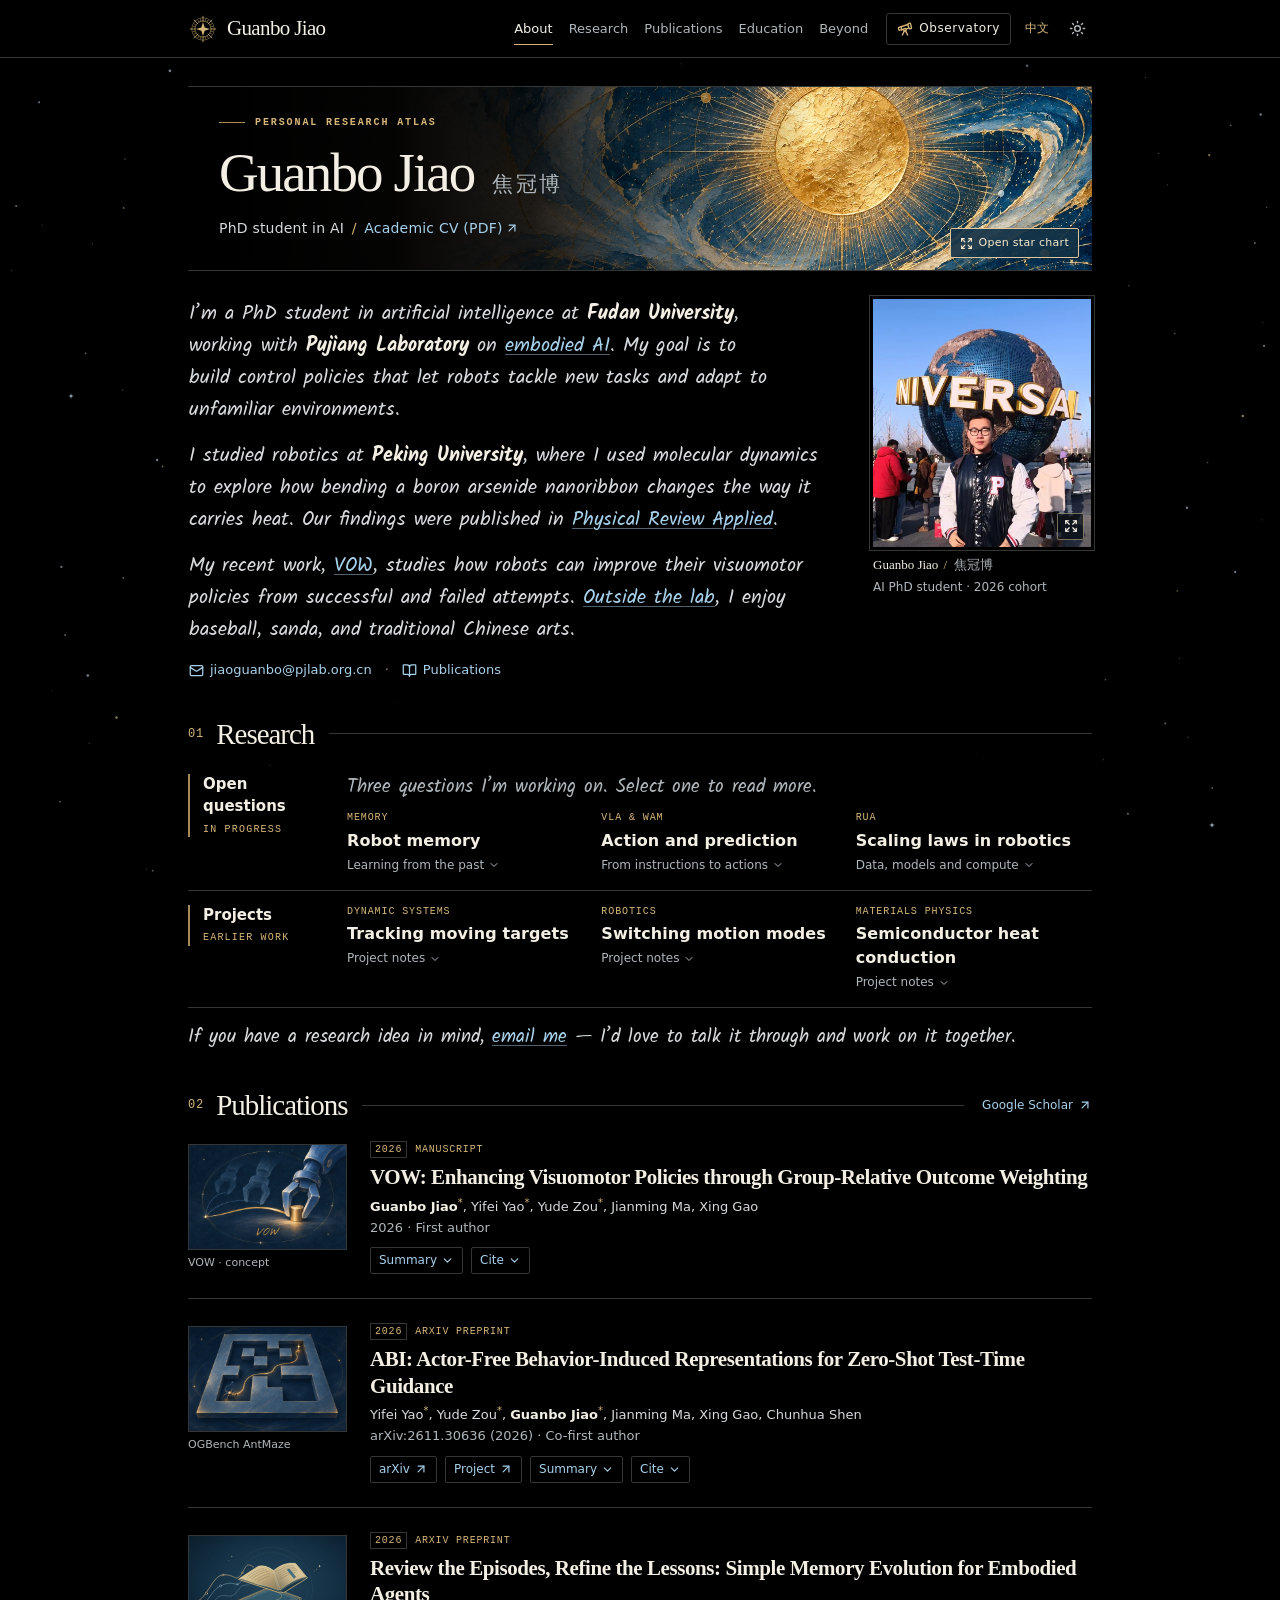
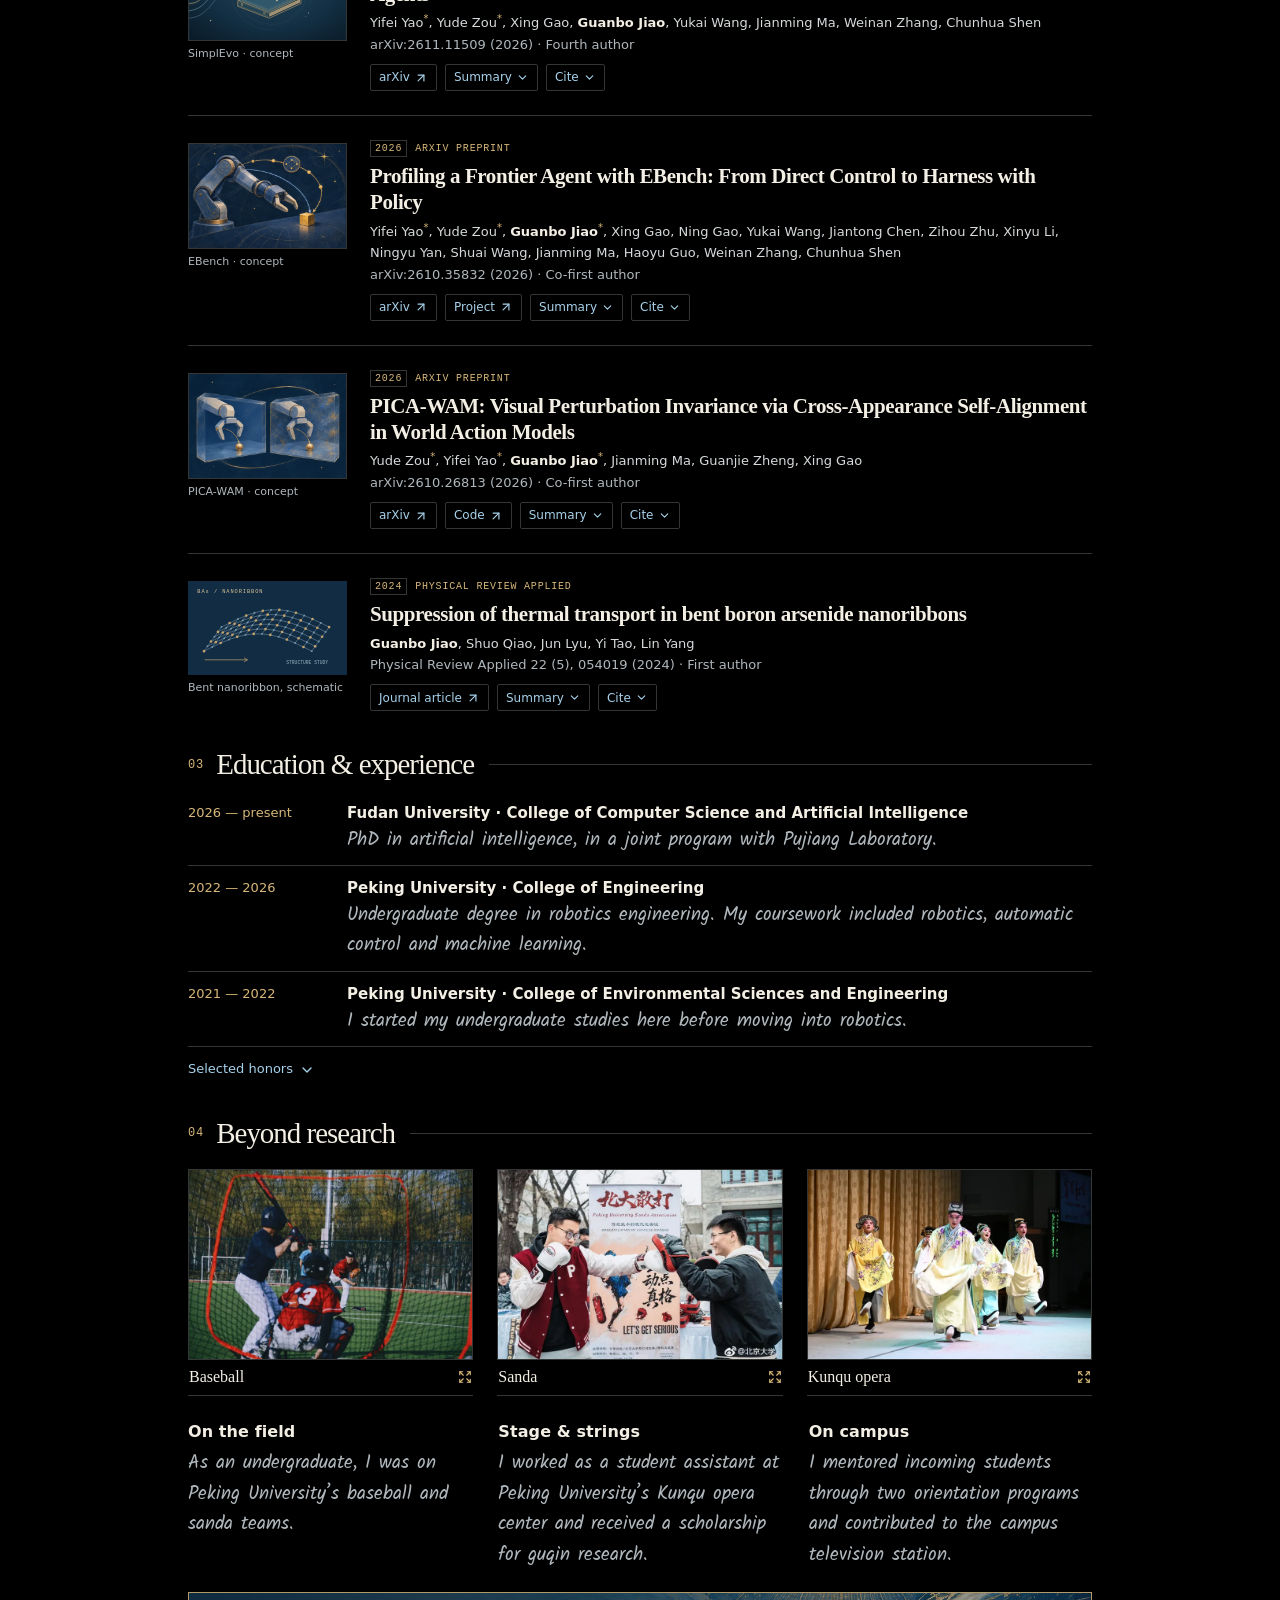
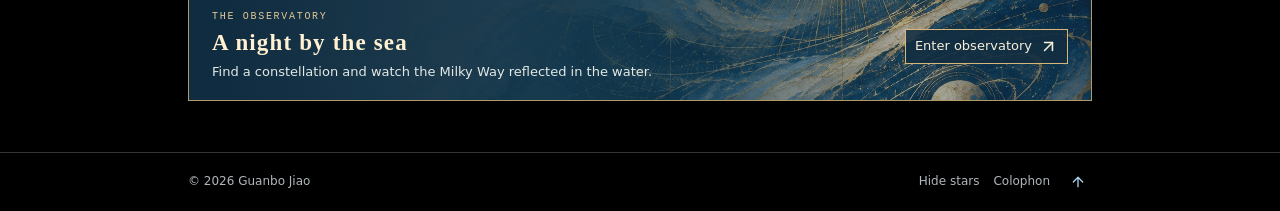
<file: index.html>
<!DOCTYPE html><!--9CIHQRx3DtsdkrMn_hA7p--><html lang="en" data-ink="night"><head><meta charSet="utf-8"/><meta name="viewport" content="width=device-width, initial-scale=1"/><link rel="preload" as="image" href="/art/guanbo-universal.webp" fetchPriority="high"/><link rel="stylesheet" href="/_next/static/css/8b42e8d637d99156.css" data-precedence="next"/><link rel="preload" as="script" fetchPriority="low" href="/_next/static/chunks/webpack-86388abb545c7db6.js"/><script src="/_next/static/chunks/4bd1b696-c023c6e3521b1417.js" async=""></script><script src="/_next/static/chunks/255-f7c4c205ddd80098.js" async=""></script><script src="/_next/static/chunks/main-app-b67554f29a6a5acc.js" async=""></script><script src="/_next/static/chunks/app/page-6ed371a7ed477837.js" async=""></script><meta name="theme-color" content="#000000"/><meta name="color-scheme" content="dark light"/><title>Guanbo Jiao 焦冠博</title><meta name="description" content="Academic homepage of Guanbo Jiao (焦冠博), a PhD student at Fudan University working with Pujiang Laboratory on embodied AI and general-purpose robot control. 焦冠博的个人学术主页。"/><link rel="canonical" href="https://bob-jiao.github.io/"/><meta property="og:title" content="Guanbo Jiao 焦冠博"/><meta property="og:description" content="Academic homepage of Guanbo Jiao (焦冠博), a PhD student at Fudan University working with Pujiang Laboratory on embodied AI and general-purpose robot control. 焦冠博的个人学术主页。"/><meta property="og:url" content="https://bob-jiao.github.io/"/><meta property="og:site_name" content="Guanbo Jiao 焦冠博"/><meta property="og:type" content="website"/><meta name="twitter:card" content="summary"/><meta name="twitter:title" content="Guanbo Jiao 焦冠博"/><meta name="twitter:description" content="Academic homepage of Guanbo Jiao (焦冠博), a PhD student at Fudan University working with Pujiang Laboratory on embodied AI and general-purpose robot control. 焦冠博的个人学术主页。"/><link rel="icon" href="/icon.svg?b6e4f2766a1cac37" type="image/svg+xml" sizes="any"/><script src="/_next/static/chunks/polyfills-42372ed130431b0a.js" noModule=""></script></head><body><div hidden=""><!--$--><!--/$--></div><script type="application/ld+json">{"@context":"https://schema.org","@graph":[{"@type":"WebSite","@id":"https://bob-jiao.github.io/#website","url":"https://bob-jiao.github.io/","name":"Guanbo Jiao 焦冠博","alternateName":["焦冠博","Guanbo Jiao"],"author":{"@id":"https://bob-jiao.github.io/#person"}},{"@type":"Person","@id":"https://bob-jiao.github.io/#person","url":"https://bob-jiao.github.io/","name":"Guanbo Jiao","alternateName":"焦冠博","sameAs":["https://github.com/Bob-Jiao","https://scholar.google.com/citations?user=o9DMpawAAAAJ"]}]}</script><div class="academic-site" lang="en"><canvas class="quiet-starfield" aria-hidden="true"></canvas><a href="#about" class="skip-main">Skip to biography</a><header class="academic-nav"><div class="nav-in"><a href="#about" class="wordmark" aria-label="Guanbo Jiao home"><svg width="30" height="30" viewBox="0 0 48 48" aria-hidden="true" class="sun-seal"><g fill="none" stroke="currentColor"><circle cx="24" cy="24" r="18" stroke-width=".65"></circle><circle cx="24" cy="24" r="13" stroke-width=".7"></circle><path d="M24 3v10" stroke-width="1.15" transform="rotate(0 24 24)"></path><path d="M24 7v5" stroke-width="0.65" transform="rotate(15 24 24)"></path><path d="M24 7v5" stroke-width="0.65" transform="rotate(30 24 24)"></path><path d="M24 3v10" stroke-width="1.15" transform="rotate(45 24 24)"></path><path d="M24 7v5" stroke-width="0.65" transform="rotate(60 24 24)"></path><path d="M24 7v5" stroke-width="0.65" transform="rotate(75 24 24)"></path><path d="M24 3v10" stroke-width="1.15" transform="rotate(90 24 24)"></path><path d="M24 7v5" stroke-width="0.65" transform="rotate(105 24 24)"></path><path d="M24 7v5" stroke-width="0.65" transform="rotate(120 24 24)"></path><path d="M24 3v10" stroke-width="1.15" transform="rotate(135 24 24)"></path><path d="M24 7v5" stroke-width="0.65" transform="rotate(150 24 24)"></path><path d="M24 7v5" stroke-width="0.65" transform="rotate(165 24 24)"></path><path d="M24 3v10" stroke-width="1.15" transform="rotate(180 24 24)"></path><path d="M24 7v5" stroke-width="0.65" transform="rotate(195 24 24)"></path><path d="M24 7v5" stroke-width="0.65" transform="rotate(210 24 24)"></path><path d="M24 3v10" stroke-width="1.15" transform="rotate(225 24 24)"></path><path d="M24 7v5" stroke-width="0.65" transform="rotate(240 24 24)"></path><path d="M24 7v5" stroke-width="0.65" transform="rotate(255 24 24)"></path><path d="M24 3v10" stroke-width="1.15" transform="rotate(270 24 24)"></path><path d="M24 7v5" stroke-width="0.65" transform="rotate(285 24 24)"></path><path d="M24 7v5" stroke-width="0.65" transform="rotate(300 24 24)"></path><path d="M24 3v10" stroke-width="1.15" transform="rotate(315 24 24)"></path><path d="M24 7v5" stroke-width="0.65" transform="rotate(330 24 24)"></path><path d="M24 7v5" stroke-width="0.65" transform="rotate(345 24 24)"></path><path d="m24 13 2.6 8.4L35 24l-8.4 2.6L24 35l-2.6-8.4L13 24l8.4-2.6Z" fill="currentColor" stroke="none"></path></g></svg><span>Guanbo Jiao</span></a><nav aria-label="Main navigation" class="desktop-links"><a href="#about" aria-current="location">About</a><a href="#research">Research</a><a href="#publications">Publications</a><a href="#experience">Education</a><a href="#beyond">Beyond</a></nav><div class="nav-tools"><button type="button" class="nav-observe"><svg xmlns="http://www.w3.org/2000/svg" width="16" height="16" viewBox="0 0 24 24" fill="none" stroke="currentColor" stroke-width="2" stroke-linecap="round" stroke-linejoin="round" class="lucide lucide-telescope" aria-hidden="true"><path d="m10.065 12.493-6.18 1.318a.934.934 0 0 1-1.108-.702l-.537-2.15a1.07 1.07 0 0 1 .691-1.265l13.504-4.44"></path><path d="m13.56 11.747 4.332-.924"></path><path d="m16 21-3.105-6.21"></path><path d="M16.485 5.94a2 2 0 0 1 1.455-2.425l1.09-.272a1 1 0 0 1 1.212.727l1.515 6.06a1 1 0 0 1-.727 1.213l-1.09.272a2 2 0 0 1-2.425-1.455z"></path><path d="m6.158 8.633 1.114 4.456"></path><path d="m8 21 3.105-6.21"></path><circle cx="12" cy="13" r="2"></circle></svg>Observatory</button><button type="button" class="language-toggle" lang="zh-CN" aria-label="切换到中文">中文</button><button type="button" class="theme-toggle" aria-label="Switch to day mode" title="Day mode"><svg xmlns="http://www.w3.org/2000/svg" width="17" height="17" viewBox="0 0 24 24" fill="none" stroke="currentColor" stroke-width="2" stroke-linecap="round" stroke-linejoin="round" class="lucide lucide-sun" aria-hidden="true"><circle cx="12" cy="12" r="4"></circle><path d="M12 2v2"></path><path d="M12 20v2"></path><path d="m4.93 4.93 1.41 1.41"></path><path d="m17.66 17.66 1.41 1.41"></path><path d="M2 12h2"></path><path d="M20 12h2"></path><path d="m6.34 17.66-1.41 1.41"></path><path d="m19.07 4.93-1.41 1.41"></path></svg></button><button type="button" class="mobile-menu" aria-controls="nav-small" aria-expanded="false" aria-label="Open menu"><svg xmlns="http://www.w3.org/2000/svg" width="19" height="19" viewBox="0 0 24 24" fill="none" stroke="currentColor" stroke-width="2" stroke-linecap="round" stroke-linejoin="round" class="lucide lucide-menu" aria-hidden="true"><path d="M4 5h16"></path><path d="M4 12h16"></path><path d="M4 19h16"></path></svg></button></div></div><div class="read-progress"></div></header><main class="academic-main"><section id="about" tabindex="-1" aria-labelledby="person-name"><div class="profile-mast"><div class="mast-art" aria-hidden="true" style="background-image:url(/art/celestial-atlas.webp)"></div><div class="mast-copy"><p class="plate-label"><span></span> PERSONAL RESEARCH ATLAS</p><h1 id="person-name"><span>Guanbo Jiao</span> <i lang="zh-CN">焦冠博</i></h1><p class="mast-role">PhD student in AI<span> / </span><a href="/cv/guanbo-jiao-cv.pdf" type="application/pdf" target="_blank" rel="noopener noreferrer">Academic CV (PDF)<svg xmlns="http://www.w3.org/2000/svg" width="14" height="14" viewBox="0 0 24 24" fill="none" stroke="currentColor" stroke-width="2" stroke-linecap="round" stroke-linejoin="round" class="lucide lucide-arrow-up-right" aria-hidden="true"><path d="M7 7h10v10"></path><path d="M7 17 17 7"></path></svg></a></p></div><button type="button" class="plate-expand"><svg xmlns="http://www.w3.org/2000/svg" width="13" height="13" viewBox="0 0 24 24" fill="none" stroke="currentColor" stroke-width="2" stroke-linecap="round" stroke-linejoin="round" class="lucide lucide-expand" aria-hidden="true"><path d="m15 15 6 6"></path><path d="m15 9 6-6"></path><path d="M21 16v5h-5"></path><path d="M21 8V3h-5"></path><path d="M3 16v5h5"></path><path d="m3 21 6-6"></path><path d="M3 8V3h5"></path><path d="M9 9 3 3"></path></svg> <!-- -->Open star chart</button></div><div class="bio-grid"><aside class="profile-aside"><figure class="portrait"><button type="button" class="portrait-open" aria-haspopup="dialog" aria-label="View the full photograph"><img src="/art/guanbo-universal.webp" width="1800" height="1015" fetchPriority="high" alt="Guanbo standing in front of the Universal globe on a sunny day"/><span class="portrait-zoom" aria-hidden="true"><svg xmlns="http://www.w3.org/2000/svg" width="14" height="14" viewBox="0 0 24 24" fill="none" stroke="currentColor" stroke-width="2" stroke-linecap="round" stroke-linejoin="round" class="lucide lucide-expand" aria-hidden="true"><path d="m15 15 6 6"></path><path d="m15 9 6-6"></path><path d="M21 16v5h-5"></path><path d="M21 8V3h-5"></path><path d="M3 16v5h5"></path><path d="m3 21 6-6"></path><path d="M3 8V3h5"></path><path d="M9 9 3 3"></path></svg></span></button></figure><p>Guanbo Jiao<!-- --> <span>/</span> <span lang="zh-CN" class="photo-signature">焦冠博</span></p><small>AI PhD student · 2026 cohort</small><dialog class="photo-dialog" aria-label="Full photograph of Guanbo"><figure><img src="/art/guanbo-universal.webp" width="1800" height="1015" loading="lazy" alt="Guanbo standing in front of the Universal globe on a sunny day"/><figcaption><span>At the Universal globe</span><button type="button" aria-label="Close photograph"><svg xmlns="http://www.w3.org/2000/svg" width="17" height="17" viewBox="0 0 24 24" fill="none" stroke="currentColor" stroke-width="2" stroke-linecap="round" stroke-linejoin="round" class="lucide lucide-x" aria-hidden="true"><path d="M18 6 6 18"></path><path d="m6 6 12 12"></path></svg>Close</button></figcaption></figure></dialog></aside><div class="bio-prose"><p>I’m a PhD student in artificial intelligence at<!-- --> <strong>Fudan University</strong>, working with<!-- --> <strong>Pujiang Laboratory</strong> on<!-- --> <a href="#research">embodied AI</a>. My goal is to build control policies that let robots tackle new tasks and adapt to unfamiliar environments.</p><p>I studied robotics at <strong>Peking University</strong>, where I used molecular dynamics to explore how bending a boron arsenide nanoribbon changes the way it carries heat. Our findings were published in<!-- --> <a href="#boron-arsenide-title"><i>Physical Review Applied</i></a>.</p><p>My recent work, <a href="#publications">VOW</a>, studies how robots can improve their visuomotor policies from successful and failed attempts. <a href="#beyond">Outside the lab</a>, I enjoy baseball, sanda, and traditional Chinese arts.</p><div class="bio-links"><a href="mailto:jiaoguanbo@pjlab.org.cn"><svg xmlns="http://www.w3.org/2000/svg" width="15" height="15" viewBox="0 0 24 24" fill="none" stroke="currentColor" stroke-width="2" stroke-linecap="round" stroke-linejoin="round" class="lucide lucide-mail" aria-hidden="true"><path d="m22 7-8.991 5.727a2 2 0 0 1-2.009 0L2 7"></path><rect x="2" y="4" width="20" height="16" rx="2"></rect></svg>jiaoguanbo@pjlab.org.cn</a><span>·</span><a href="#publications"><svg xmlns="http://www.w3.org/2000/svg" width="15" height="15" viewBox="0 0 24 24" fill="none" stroke="currentColor" stroke-width="2" stroke-linecap="round" stroke-linejoin="round" class="lucide lucide-book-open" aria-hidden="true"><path d="M12 7v14"></path><path d="M3 18a1 1 0 0 1-1-1V4a1 1 0 0 1 1-1h5a4 4 0 0 1 4 4 4 4 0 0 1 4-4h5a1 1 0 0 1 1 1v13a1 1 0 0 1-1 1h-6a3 3 0 0 0-3 3 3 3 0 0 0-3-3z"></path></svg>Publications</a></div></div></div></section><section id="research" class="academic-section" tabindex="-1" aria-label="Research"><div class="chapter-title"><span class="chapter-no">01</span><h2>Research</h2><span class="chapter-rule"></span></div><div class="ledger-row"><div class="ledger-label">Open questions<small>IN PROGRESS</small></div><div class="ledger-body"><p>Three questions I’m working on. Select one to read more.</p><div class="research-columns"><button type="button" class="text-choice " aria-expanded="false" aria-controls="research-detail"><span class="micro">MEMORY</span><strong>Robot memory</strong><span class="choice-desc">Learning from the past<!-- --> <svg xmlns="http://www.w3.org/2000/svg" width="12" height="12" viewBox="0 0 24 24" fill="none" stroke="currentColor" stroke-width="2" stroke-linecap="round" stroke-linejoin="round" class="lucide lucide-chevron-down" aria-hidden="true"><path d="m6 9 6 6 6-6"></path></svg></span></button><button type="button" class="text-choice " aria-expanded="false" aria-controls="research-detail"><span class="micro">VLA &amp; WAM</span><strong>Action and prediction</strong><span class="choice-desc">From instructions to actions<!-- --> <svg xmlns="http://www.w3.org/2000/svg" width="12" height="12" viewBox="0 0 24 24" fill="none" stroke="currentColor" stroke-width="2" stroke-linecap="round" stroke-linejoin="round" class="lucide lucide-chevron-down" aria-hidden="true"><path d="m6 9 6 6 6-6"></path></svg></span></button><button type="button" class="text-choice " aria-expanded="false" aria-controls="research-detail"><span class="micro">RUA</span><strong>Scaling laws in robotics</strong><span class="choice-desc">Data, models and compute<!-- --> <svg xmlns="http://www.w3.org/2000/svg" width="12" height="12" viewBox="0 0 24 24" fill="none" stroke="currentColor" stroke-width="2" stroke-linecap="round" stroke-linejoin="round" class="lucide lucide-chevron-down" aria-hidden="true"><path d="m6 9 6 6 6-6"></path></svg></span></button></div></div></div><div class="ledger-row" id="projects"><div class="ledger-label">Projects<small>EARLIER WORK</small></div><div class="ledger-body"><div class="research-columns"><button type="button" class="text-choice " aria-expanded="false" aria-controls="method-detail"><span class="micro">DYNAMIC SYSTEMS</span><strong>Tracking moving targets</strong><span class="choice-desc">Project notes<!-- --> <svg xmlns="http://www.w3.org/2000/svg" width="12" height="12" viewBox="0 0 24 24" fill="none" stroke="currentColor" stroke-width="2" stroke-linecap="round" stroke-linejoin="round" class="lucide lucide-chevron-down" aria-hidden="true"><path d="m6 9 6 6 6-6"></path></svg></span></button><button type="button" class="text-choice " aria-expanded="false" aria-controls="method-detail"><span class="micro">ROBOTICS</span><strong>Switching motion modes</strong><span class="choice-desc">Project notes<!-- --> <svg xmlns="http://www.w3.org/2000/svg" width="12" height="12" viewBox="0 0 24 24" fill="none" stroke="currentColor" stroke-width="2" stroke-linecap="round" stroke-linejoin="round" class="lucide lucide-chevron-down" aria-hidden="true"><path d="m6 9 6 6 6-6"></path></svg></span></button><button type="button" class="text-choice " aria-expanded="false" aria-controls="method-detail"><span class="micro">MATERIALS PHYSICS</span><strong>Semiconductor heat conduction</strong><span class="choice-desc">Project notes<!-- --> <svg xmlns="http://www.w3.org/2000/svg" width="12" height="12" viewBox="0 0 24 24" fill="none" stroke="currentColor" stroke-width="2" stroke-linecap="round" stroke-linejoin="round" class="lucide lucide-chevron-down" aria-hidden="true"><path d="m6 9 6 6 6-6"></path></svg></span></button></div></div></div><p class="research-invitation">If you have a research idea in mind, <a href="mailto:jiaoguanbo@pjlab.org.cn">email me</a> — I’d love to talk it through and work on it together.</p></section><section id="publications" class="academic-section" tabindex="-1" aria-label="Publications"><div class="publications-intro"><div class="publications-heading"><div class="chapter-title"><span class="chapter-no">02</span><h2>Publications</h2><span class="chapter-rule"></span></div><a class="scholar-link" href="https://scholar.google.com/citations?user=o9DMpawAAAAJ&amp;hl=en" target="_blank" rel="noopener noreferrer">Google Scholar <svg xmlns="http://www.w3.org/2000/svg" width="14" height="14" viewBox="0 0 24 24" fill="none" stroke="currentColor" stroke-width="2" stroke-linecap="round" stroke-linejoin="round" class="lucide lucide-arrow-up-right" aria-hidden="true"><path d="M7 7h10v10"></path><path d="M7 17 17 7"></path></svg></a></div></div><article class="publication" aria-labelledby="vow-title"><figure class="pub-figure pub-illustration"><img src="/art/vow-concept.webp" alt="Blue and gold concept illustration of several nearby robot grasping attempts, with a successful action highlighted in gold." width="960" height="640" loading="lazy" decoding="async"/><figcaption>VOW · concept</figcaption></figure><div class="pub-body"><div class="pub-meta"><span>2026</span><b>MANUSCRIPT</b></div><h3 id="vow-title">VOW: Enhancing Visuomotor Policies through Group-Relative Outcome Weighting</h3><p class="authors"><strong>Guanbo Jiao</strong><sup>*</sup>, <!-- -->Yifei Yao<sup>*</sup>, <!-- -->Yude Zou<sup>*</sup>, <!-- -->Jianming Ma<!-- -->, <!-- -->Xing Gao</p><p class="journal">2026<!-- --> <span>·<!-- --> <!-- -->First author</span></p><div class="publication-actions"><button type="button" class="paper-action" aria-expanded="false" aria-controls="vow-summary">Summary<!-- --> <svg xmlns="http://www.w3.org/2000/svg" width="13" height="13" viewBox="0 0 24 24" fill="none" stroke="currentColor" stroke-width="2" stroke-linecap="round" stroke-linejoin="round" class="lucide lucide-chevron-down" aria-hidden="true"><path d="m6 9 6 6 6-6"></path></svg></button><button type="button" class="paper-action" aria-expanded="false" aria-controls="vow-citation">Cite<!-- --> <svg xmlns="http://www.w3.org/2000/svg" width="13" height="13" viewBox="0 0 24 24" fill="none" stroke="currentColor" stroke-width="2" stroke-linecap="round" stroke-linejoin="round" class="lucide lucide-chevron-down" aria-hidden="true"><path d="m6 9 6 6 6-6"></path></svg></button></div></div></article><article class="publication" aria-labelledby="abi-title"><figure class="pub-figure pub-illustration"><img src="/art/abi-antmaze.webp" alt="A gold path winds from an ant robot through a blue maze to a star marking the goal." width="960" height="640" loading="lazy" decoding="async"/><figcaption>OGBench AntMaze</figcaption></figure><div class="pub-body"><div class="pub-meta"><span>2026</span><b>ARXIV PREPRINT</b></div><h3 id="abi-title"><a href="https://arxiv.org/abs/2611.30636" target="_blank" rel="noopener noreferrer">ABI: Actor-Free Behavior-Induced Representations for Zero-Shot Test-Time Guidance</a></h3><p class="authors">Yifei Yao<sup>*</sup>, <!-- -->Yude Zou<sup>*</sup>, <strong>Guanbo Jiao</strong><sup>*</sup>, <!-- -->Jianming Ma<!-- -->, <!-- -->Xing Gao<!-- -->, <!-- -->Chunhua Shen</p><p class="journal">arXiv:2611.30636 (2026)<!-- --> <span>·<!-- --> <!-- -->Co-first author</span></p><div class="publication-actions"><a class="paper-action" href="https://arxiv.org/abs/2611.30636" target="_blank" rel="noopener noreferrer">arXiv<!-- --> <svg xmlns="http://www.w3.org/2000/svg" width="14" height="14" viewBox="0 0 24 24" fill="none" stroke="currentColor" stroke-width="2" stroke-linecap="round" stroke-linejoin="round" class="lucide lucide-arrow-up-right" aria-hidden="true"><path d="M7 7h10v10"></path><path d="M7 17 17 7"></path></svg></a><a class="paper-action" href="https://securitycfs.github.io/ABI-demo/" target="_blank" rel="noopener noreferrer">Project<!-- --> <svg xmlns="http://www.w3.org/2000/svg" width="14" height="14" viewBox="0 0 24 24" fill="none" stroke="currentColor" stroke-width="2" stroke-linecap="round" stroke-linejoin="round" class="lucide lucide-arrow-up-right" aria-hidden="true"><path d="M7 7h10v10"></path><path d="M7 17 17 7"></path></svg></a><button type="button" class="paper-action" aria-expanded="false" aria-controls="abi-summary">Summary<!-- --> <svg xmlns="http://www.w3.org/2000/svg" width="13" height="13" viewBox="0 0 24 24" fill="none" stroke="currentColor" stroke-width="2" stroke-linecap="round" stroke-linejoin="round" class="lucide lucide-chevron-down" aria-hidden="true"><path d="m6 9 6 6 6-6"></path></svg></button><button type="button" class="paper-action" aria-expanded="false" aria-controls="abi-citation">Cite<!-- --> <svg xmlns="http://www.w3.org/2000/svg" width="13" height="13" viewBox="0 0 24 24" fill="none" stroke="currentColor" stroke-width="2" stroke-linecap="round" stroke-linejoin="round" class="lucide lucide-chevron-down" aria-hidden="true"><path d="m6 9 6 6 6-6"></path></svg></button></div></div></article><article class="publication" aria-labelledby="simplevo-title"><figure class="pub-figure pub-illustration"><img src="/art/simplevo-concept.svg" alt="Episode traces converge on two books representing task and working memory." width="960" height="640" loading="lazy" decoding="async"/><figcaption>SimplEvo · concept</figcaption></figure><div class="pub-body"><div class="pub-meta"><span>2026</span><b>ARXIV PREPRINT</b></div><h3 id="simplevo-title"><a href="https://arxiv.org/abs/2611.11509" target="_blank" rel="noopener noreferrer">Review the Episodes, Refine the Lessons: Simple Memory Evolution for Embodied Agents</a></h3><p class="authors">Yifei Yao<sup>*</sup>, <!-- -->Yude Zou<sup>*</sup>, <!-- -->Xing Gao<!-- -->, <strong>Guanbo Jiao</strong>, <!-- -->Yukai Wang<!-- -->, <!-- -->Jianming Ma<!-- -->, <!-- -->Weinan Zhang<!-- -->, <!-- -->Chunhua Shen</p><p class="journal">arXiv:2611.11509 (2026)<!-- --> <span>·<!-- --> <!-- -->Fourth author</span></p><div class="publication-actions"><a class="paper-action" href="https://arxiv.org/abs/2611.11509" target="_blank" rel="noopener noreferrer">arXiv<!-- --> <svg xmlns="http://www.w3.org/2000/svg" width="14" height="14" viewBox="0 0 24 24" fill="none" stroke="currentColor" stroke-width="2" stroke-linecap="round" stroke-linejoin="round" class="lucide lucide-arrow-up-right" aria-hidden="true"><path d="M7 7h10v10"></path><path d="M7 17 17 7"></path></svg></a><button type="button" class="paper-action" aria-expanded="false" aria-controls="simplevo-summary">Summary<!-- --> <svg xmlns="http://www.w3.org/2000/svg" width="13" height="13" viewBox="0 0 24 24" fill="none" stroke="currentColor" stroke-width="2" stroke-linecap="round" stroke-linejoin="round" class="lucide lucide-chevron-down" aria-hidden="true"><path d="m6 9 6 6 6-6"></path></svg></button><button type="button" class="paper-action" aria-expanded="false" aria-controls="simplevo-citation">Cite<!-- --> <svg xmlns="http://www.w3.org/2000/svg" width="13" height="13" viewBox="0 0 24 24" fill="none" stroke="currentColor" stroke-width="2" stroke-linecap="round" stroke-linejoin="round" class="lucide lucide-chevron-down" aria-hidden="true"><path d="m6 9 6 6 6-6"></path></svg></button></div></div></article><article class="publication" aria-labelledby="ebench-title"><figure class="pub-figure pub-illustration"><img src="/art/ebench-concept.webp" alt="Blue and gold concept illustration of a robot arm reaching for a cube, with direct and policy-guided action paths." width="960" height="640" loading="lazy" decoding="async"/><figcaption>EBench · concept</figcaption></figure><div class="pub-body"><div class="pub-meta"><span>2026</span><b>ARXIV PREPRINT</b></div><h3 id="ebench-title"><a href="https://arxiv.org/abs/2610.35832" target="_blank" rel="noopener noreferrer">Profiling a Frontier Agent with EBench: From Direct Control to Harness with Policy</a></h3><p class="authors">Yifei Yao<sup>*</sup>, <!-- -->Yude Zou<sup>*</sup>, <strong>Guanbo Jiao</strong><sup>*</sup>, <!-- -->Xing Gao<!-- -->, <!-- -->Ning Gao<!-- -->, <!-- -->Yukai Wang<!-- -->, <!-- -->Jiantong Chen<!-- -->, <!-- -->Zihou Zhu<!-- -->, <!-- -->Xinyu Li<!-- -->, <!-- -->Ningyu Yan<!-- -->, <!-- -->Shuai Wang<!-- -->, <!-- -->Jianming Ma<!-- -->, <!-- -->Haoyu Guo<!-- -->, <!-- -->Weinan Zhang<!-- -->, <!-- -->Chunhua Shen</p><p class="journal">arXiv:2610.35832 (2026)<!-- --> <span>·<!-- --> <!-- -->Co-first author</span></p><div class="publication-actions"><a class="paper-action" href="https://arxiv.org/abs/2610.35832" target="_blank" rel="noopener noreferrer">arXiv<!-- --> <svg xmlns="http://www.w3.org/2000/svg" width="14" height="14" viewBox="0 0 24 24" fill="none" stroke="currentColor" stroke-width="2" stroke-linecap="round" stroke-linejoin="round" class="lucide lucide-arrow-up-right" aria-hidden="true"><path d="M7 7h10v10"></path><path d="M7 17 17 7"></path></svg></a><a class="paper-action" href="https://internrobotics.github.io/EBench-Astra-Tech-Report/" target="_blank" rel="noopener noreferrer">Project<!-- --> <svg xmlns="http://www.w3.org/2000/svg" width="14" height="14" viewBox="0 0 24 24" fill="none" stroke="currentColor" stroke-width="2" stroke-linecap="round" stroke-linejoin="round" class="lucide lucide-arrow-up-right" aria-hidden="true"><path d="M7 7h10v10"></path><path d="M7 17 17 7"></path></svg></a><button type="button" class="paper-action" aria-expanded="false" aria-controls="ebench-summary">Summary<!-- --> <svg xmlns="http://www.w3.org/2000/svg" width="13" height="13" viewBox="0 0 24 24" fill="none" stroke="currentColor" stroke-width="2" stroke-linecap="round" stroke-linejoin="round" class="lucide lucide-chevron-down" aria-hidden="true"><path d="m6 9 6 6 6-6"></path></svg></button><button type="button" class="paper-action" aria-expanded="false" aria-controls="ebench-citation">Cite<!-- --> <svg xmlns="http://www.w3.org/2000/svg" width="13" height="13" viewBox="0 0 24 24" fill="none" stroke="currentColor" stroke-width="2" stroke-linecap="round" stroke-linejoin="round" class="lucide lucide-chevron-down" aria-hidden="true"><path d="m6 9 6 6 6-6"></path></svg></button></div></div></article><article class="publication" aria-labelledby="pica-wam-title"><figure class="pub-figure pub-illustration"><img src="/art/pica-wam-concept.webp" alt="Blue and gold concept illustration of matching robot actions in two scenes with different visual appearances." width="960" height="640" loading="lazy" decoding="async"/><figcaption>PICA-WAM · concept</figcaption></figure><div class="pub-body"><div class="pub-meta"><span>2026</span><b>ARXIV PREPRINT</b></div><h3 id="pica-wam-title"><a href="https://arxiv.org/abs/2610.26813" target="_blank" rel="noopener noreferrer">PICA-WAM: Visual Perturbation Invariance via Cross-Appearance Self-Alignment in World Action Models</a></h3><p class="authors">Yude Zou<sup>*</sup>, <!-- -->Yifei Yao<sup>*</sup>, <strong>Guanbo Jiao</strong><sup>*</sup>, <!-- -->Jianming Ma<!-- -->, <!-- -->Guanjie Zheng<!-- -->, <!-- -->Xing Gao</p><p class="journal">arXiv:2610.26813 (2026)<!-- --> <span>·<!-- --> <!-- -->Co-first author</span></p><div class="publication-actions"><a class="paper-action" href="https://arxiv.org/abs/2610.26813" target="_blank" rel="noopener noreferrer">arXiv<!-- --> <svg xmlns="http://www.w3.org/2000/svg" width="14" height="14" viewBox="0 0 24 24" fill="none" stroke="currentColor" stroke-width="2" stroke-linecap="round" stroke-linejoin="round" class="lucide lucide-arrow-up-right" aria-hidden="true"><path d="M7 7h10v10"></path><path d="M7 17 17 7"></path></svg></a><a class="paper-action" href="https://github.com/YudeZou/PICA-WAM-release" target="_blank" rel="noopener noreferrer">Code<!-- --> <svg xmlns="http://www.w3.org/2000/svg" width="14" height="14" viewBox="0 0 24 24" fill="none" stroke="currentColor" stroke-width="2" stroke-linecap="round" stroke-linejoin="round" class="lucide lucide-arrow-up-right" aria-hidden="true"><path d="M7 7h10v10"></path><path d="M7 17 17 7"></path></svg></a><button type="button" class="paper-action" aria-expanded="false" aria-controls="pica-wam-summary">Summary<!-- --> <svg xmlns="http://www.w3.org/2000/svg" width="13" height="13" viewBox="0 0 24 24" fill="none" stroke="currentColor" stroke-width="2" stroke-linecap="round" stroke-linejoin="round" class="lucide lucide-chevron-down" aria-hidden="true"><path d="m6 9 6 6 6-6"></path></svg></button><button type="button" class="paper-action" aria-expanded="false" aria-controls="pica-wam-citation">Cite<!-- --> <svg xmlns="http://www.w3.org/2000/svg" width="13" height="13" viewBox="0 0 24 24" fill="none" stroke="currentColor" stroke-width="2" stroke-linecap="round" stroke-linejoin="round" class="lucide lucide-chevron-down" aria-hidden="true"><path d="m6 9 6 6 6-6"></path></svg></button></div></div></article><article class="publication" aria-labelledby="boron-arsenide-title"><figure class="pub-figure"><svg role="img" aria-label="Illustration of a bent boron arsenide nanoribbon" viewBox="0 0 238 140"><rect width="238" height="140" fill="#122c43"></rect><g fill="none" stroke="#7593a6" stroke-width=".8"><line x1="24" y1="105" x2="36.4" y2="98.7777927285235"></line><line x1="24" y1="105" x2="29.2" y2="97.8"></line><line x1="36.4" y1="98.7777927285235" x2="48.8" y2="92.91719752686201"></line><line x1="36.4" y1="98.7777927285235" x2="41.6" y2="91.57779272852349"></line><line x1="48.8" y1="92.91719752686201" x2="61.2" y2="87.75881088573932"></line><line x1="48.8" y1="92.91719752686201" x2="54" y2="85.71719752686201"></line><line x1="61.2" y1="87.75881088573932" x2="73.6" y2="83.60241948676493"></line><line x1="61.2" y1="87.75881088573932" x2="66.4" y2="80.55881088573932"></line><line x1="73.6" y1="83.60241948676493" x2="86" y2="80.68957769017922"></line><line x1="73.6" y1="83.60241948676493" x2="78.8" y2="76.40241948676493"></line><line x1="86" y1="80.68957769017922" x2="98.4" y2="79.1895692734506"></line><line x1="86" y1="80.68957769017922" x2="91.2" y2="73.4895776901792"></line><line x1="98.4" y1="79.1895692734506" x2="110.8" y2="79.1895692734506"></line><line x1="98.4" y1="79.1895692734506" x2="103.60000000000001" y2="71.9895692734506"></line><line x1="110.8" y1="79.1895692734506" x2="123.2" y2="80.68957769017922"></line><line x1="110.8" y1="79.1895692734506" x2="116" y2="71.9895692734506"></line><line x1="123.2" y1="80.68957769017922" x2="135.60000000000002" y2="83.60241948676493"></line><line x1="123.2" y1="80.68957769017922" x2="128.4" y2="73.4895776901792"></line><line x1="135.60000000000002" y1="83.60241948676493" x2="148" y2="87.75881088573932"></line><line x1="135.60000000000002" y1="83.60241948676493" x2="140.8" y2="76.40241948676493"></line><line x1="148" y1="87.75881088573932" x2="160.4" y2="92.91719752686201"></line><line x1="148" y1="87.75881088573932" x2="153.2" y2="80.55881088573932"></line><line x1="160.4" y1="92.91719752686201" x2="172.8" y2="98.7777927285235"></line><line x1="160.4" y1="92.91719752686201" x2="165.6" y2="85.71719752686201"></line><line x1="172.8" y1="98.7777927285235" x2="185.20000000000002" y2="105"></line><line x1="172.8" y1="98.7777927285235" x2="178" y2="91.57779272852349"></line><line x1="185.20000000000002" y1="105" x2="190.4" y2="97.8"></line><line x1="29.2" y1="97.8" x2="41.6" y2="91.57779272852349"></line><line x1="29.2" y1="97.8" x2="34.4" y2="90.6"></line><line x1="41.6" y1="91.57779272852349" x2="54" y2="85.71719752686201"></line><line x1="41.6" y1="91.57779272852349" x2="46.8" y2="84.37779272852349"></line><line x1="54" y1="85.71719752686201" x2="66.4" y2="80.55881088573932"></line><line x1="54" y1="85.71719752686201" x2="59.199999999999996" y2="78.517197526862"></line><line x1="66.4" y1="80.55881088573932" x2="78.8" y2="76.40241948676493"></line><line x1="66.4" y1="80.55881088573932" x2="71.60000000000001" y2="73.35881088573932"></line><line x1="78.8" y1="76.40241948676493" x2="91.2" y2="73.4895776901792"></line><line x1="78.8" y1="76.40241948676493" x2="84" y2="69.20241948676492"></line><line x1="91.2" y1="73.4895776901792" x2="103.60000000000001" y2="71.9895692734506"></line><line x1="91.2" y1="73.4895776901792" x2="96.4" y2="66.28957769017921"></line><line x1="103.60000000000001" y1="71.9895692734506" x2="116" y2="71.9895692734506"></line><line x1="103.60000000000001" y1="71.9895692734506" x2="108.80000000000001" y2="64.7895692734506"></line><line x1="116" y1="71.9895692734506" x2="128.4" y2="73.4895776901792"></line><line x1="116" y1="71.9895692734506" x2="121.2" y2="64.7895692734506"></line><line x1="128.4" y1="73.4895776901792" x2="140.8" y2="76.40241948676493"></line><line x1="128.4" y1="73.4895776901792" x2="133.6" y2="66.28957769017921"></line><line x1="140.8" y1="76.40241948676493" x2="153.2" y2="80.55881088573932"></line><line x1="140.8" y1="76.40241948676493" x2="146.00000000000003" y2="69.20241948676492"></line><line x1="153.2" y1="80.55881088573932" x2="165.6" y2="85.71719752686201"></line><line x1="153.2" y1="80.55881088573932" x2="158.4" y2="73.35881088573932"></line><line x1="165.6" y1="85.71719752686201" x2="178" y2="91.57779272852349"></line><line x1="165.6" y1="85.71719752686201" x2="170.8" y2="78.517197526862"></line><line x1="178" y1="91.57779272852349" x2="190.4" y2="97.8"></line><line x1="178" y1="91.57779272852349" x2="183.20000000000002" y2="84.37779272852349"></line><line x1="190.4" y1="97.8" x2="195.60000000000002" y2="90.6"></line><line x1="34.4" y1="90.6" x2="46.8" y2="84.37779272852349"></line><line x1="34.4" y1="90.6" x2="39.6" y2="83.4"></line><line x1="46.8" y1="84.37779272852349" x2="59.199999999999996" y2="78.517197526862"></line><line x1="46.8" y1="84.37779272852349" x2="52" y2="77.1777927285235"></line><line x1="59.199999999999996" y1="78.517197526862" x2="71.60000000000001" y2="73.35881088573932"></line><line x1="59.199999999999996" y1="78.517197526862" x2="64.4" y2="71.31719752686202"></line><line x1="71.60000000000001" y1="73.35881088573932" x2="84" y2="69.20241948676492"></line><line x1="71.60000000000001" y1="73.35881088573932" x2="76.80000000000001" y2="66.15881088573933"></line><line x1="84" y1="69.20241948676492" x2="96.4" y2="66.28957769017921"></line><line x1="84" y1="69.20241948676492" x2="89.19999999999999" y2="62.002419486764936"></line><line x1="96.4" y1="66.28957769017921" x2="108.80000000000001" y2="64.7895692734506"></line><line x1="96.4" y1="66.28957769017921" x2="101.6" y2="59.08957769017922"></line><line x1="108.80000000000001" y1="64.7895692734506" x2="121.2" y2="64.7895692734506"></line><line x1="108.80000000000001" y1="64.7895692734506" x2="114" y2="57.58956927345061"></line><line x1="121.2" y1="64.7895692734506" x2="133.6" y2="66.28957769017921"></line><line x1="121.2" y1="64.7895692734506" x2="126.4" y2="57.58956927345061"></line><line x1="133.6" y1="66.28957769017921" x2="146.00000000000003" y2="69.20241948676492"></line><line x1="133.6" y1="66.28957769017921" x2="138.8" y2="59.08957769017922"></line><line x1="146.00000000000003" y1="69.20241948676492" x2="158.4" y2="73.35881088573932"></line><line x1="146.00000000000003" y1="69.20241948676492" x2="151.20000000000002" y2="62.002419486764936"></line><line x1="158.4" y1="73.35881088573932" x2="170.8" y2="78.517197526862"></line><line x1="158.4" y1="73.35881088573932" x2="163.6" y2="66.15881088573933"></line><line x1="170.8" y1="78.517197526862" x2="183.20000000000002" y2="84.37779272852349"></line><line x1="170.8" y1="78.517197526862" x2="176" y2="71.31719752686202"></line><line x1="183.20000000000002" y1="84.37779272852349" x2="195.60000000000002" y2="90.6"></line><line x1="183.20000000000002" y1="84.37779272852349" x2="188.4" y2="77.1777927285235"></line><line x1="195.60000000000002" y1="90.6" x2="200.8" y2="83.4"></line><line x1="39.6" y1="83.4" x2="52" y2="77.1777927285235"></line><line x1="39.6" y1="83.4" x2="44.8" y2="76.2"></line><line x1="52" y1="77.1777927285235" x2="64.4" y2="71.31719752686202"></line><line x1="52" y1="77.1777927285235" x2="57.2" y2="69.9777927285235"></line><line x1="64.4" y1="71.31719752686202" x2="76.80000000000001" y2="66.15881088573933"></line><line x1="64.4" y1="71.31719752686202" x2="69.6" y2="64.11719752686201"></line><line x1="76.80000000000001" y1="66.15881088573933" x2="89.19999999999999" y2="62.002419486764936"></line><line x1="76.80000000000001" y1="66.15881088573933" x2="82" y2="58.958810885739325"></line><line x1="89.19999999999999" y1="62.002419486764936" x2="101.6" y2="59.08957769017922"></line><line x1="89.19999999999999" y1="62.002419486764936" x2="94.39999999999999" y2="54.80241948676493"></line><line x1="101.6" y1="59.08957769017922" x2="114" y2="57.58956927345061"></line><line x1="101.6" y1="59.08957769017922" x2="106.8" y2="51.889577690179216"></line><line x1="114" y1="57.58956927345061" x2="126.4" y2="57.58956927345061"></line><line x1="114" y1="57.58956927345061" x2="119.2" y2="50.389569273450604"></line><line x1="126.4" y1="57.58956927345061" x2="138.8" y2="59.08957769017922"></line><line x1="126.4" y1="57.58956927345061" x2="131.6" y2="50.389569273450604"></line><line x1="138.8" y1="59.08957769017922" x2="151.20000000000002" y2="62.002419486764936"></line><line x1="138.8" y1="59.08957769017922" x2="144" y2="51.889577690179216"></line><line x1="151.20000000000002" y1="62.002419486764936" x2="163.6" y2="66.15881088573933"></line><line x1="151.20000000000002" y1="62.002419486764936" x2="156.40000000000003" y2="54.80241948676493"></line><line x1="163.6" y1="66.15881088573933" x2="176" y2="71.31719752686202"></line><line x1="163.6" y1="66.15881088573933" x2="168.8" y2="58.958810885739325"></line><line x1="176" y1="71.31719752686202" x2="188.4" y2="77.1777927285235"></line><line x1="176" y1="71.31719752686202" x2="181.20000000000002" y2="64.11719752686201"></line><line x1="188.4" y1="77.1777927285235" x2="200.8" y2="83.4"></line><line x1="188.4" y1="77.1777927285235" x2="193.60000000000002" y2="69.9777927285235"></line><line x1="200.8" y1="83.4" x2="206.00000000000003" y2="76.2"></line><line x1="44.8" y1="76.2" x2="57.2" y2="69.9777927285235"></line><line x1="44.8" y1="76.2" x2="50" y2="69"></line><line x1="57.2" y1="69.9777927285235" x2="69.6" y2="64.11719752686201"></line><line x1="57.2" y1="69.9777927285235" x2="62.4" y2="62.7777927285235"></line><line x1="69.6" y1="64.11719752686201" x2="82" y2="58.958810885739325"></line><line x1="69.6" y1="64.11719752686201" x2="74.8" y2="56.91719752686202"></line><line x1="82" y1="58.958810885739325" x2="94.39999999999999" y2="54.80241948676493"></line><line x1="82" y1="58.958810885739325" x2="87.2" y2="51.75881088573932"></line><line x1="94.39999999999999" y1="54.80241948676493" x2="106.8" y2="51.889577690179216"></line><line x1="94.39999999999999" y1="54.80241948676493" x2="99.6" y2="47.60241948676493"></line><line x1="106.8" y1="51.889577690179216" x2="119.2" y2="50.389569273450604"></line><line x1="106.8" y1="51.889577690179216" x2="112" y2="44.68957769017921"></line><line x1="119.2" y1="50.389569273450604" x2="131.6" y2="50.389569273450604"></line><line x1="119.2" y1="50.389569273450604" x2="124.4" y2="43.1895692734506"></line><line x1="131.6" y1="50.389569273450604" x2="144" y2="51.889577690179216"></line><line x1="131.6" y1="50.389569273450604" x2="136.8" y2="43.1895692734506"></line><line x1="144" y1="51.889577690179216" x2="156.40000000000003" y2="54.80241948676493"></line><line x1="144" y1="51.889577690179216" x2="149.2" y2="44.68957769017921"></line><line x1="156.40000000000003" y1="54.80241948676493" x2="168.8" y2="58.958810885739325"></line><line x1="156.40000000000003" y1="54.80241948676493" x2="161.60000000000002" y2="47.60241948676493"></line><line x1="168.8" y1="58.958810885739325" x2="181.20000000000002" y2="64.11719752686201"></line><line x1="168.8" y1="58.958810885739325" x2="174" y2="51.75881088573932"></line><line x1="181.20000000000002" y1="64.11719752686201" x2="193.60000000000002" y2="69.9777927285235"></line><line x1="181.20000000000002" y1="64.11719752686201" x2="186.4" y2="56.91719752686201"></line><line x1="193.60000000000002" y1="69.9777927285235" x2="206.00000000000003" y2="76.2"></line><line x1="193.60000000000002" y1="69.9777927285235" x2="198.8" y2="62.7777927285235"></line><line x1="206.00000000000003" y1="76.2" x2="211.20000000000002" y2="69"></line><line x1="50" y1="69" x2="62.4" y2="62.7777927285235"></line><line x1="62.4" y1="62.7777927285235" x2="74.8" y2="56.91719752686202"></line><line x1="74.8" y1="56.91719752686202" x2="87.2" y2="51.75881088573932"></line><line x1="87.2" y1="51.75881088573932" x2="99.6" y2="47.60241948676493"></line><line x1="99.6" y1="47.60241948676493" x2="112" y2="44.68957769017921"></line><line x1="112" y1="44.68957769017921" x2="124.4" y2="43.1895692734506"></line><line x1="124.4" y1="43.1895692734506" x2="136.8" y2="43.1895692734506"></line><line x1="136.8" y1="43.1895692734506" x2="149.2" y2="44.68957769017921"></line><line x1="149.2" y1="44.68957769017921" x2="161.60000000000002" y2="47.60241948676493"></line><line x1="161.60000000000002" y1="47.60241948676493" x2="174" y2="51.75881088573932"></line><line x1="174" y1="51.75881088573932" x2="186.4" y2="56.91719752686201"></line><line x1="186.4" y1="56.91719752686201" x2="198.8" y2="62.7777927285235"></line><line x1="198.8" y1="62.7777927285235" x2="211.20000000000002" y2="69"></line></g><circle cx="24" cy="105" r="1.95" fill="#c4a16b"></circle><circle cx="36.4" cy="98.7777927285235" r="1.45" fill="#7297ae"></circle><circle cx="48.8" cy="92.91719752686201" r="1.95" fill="#c4a16b"></circle><circle cx="61.2" cy="87.75881088573932" r="1.45" fill="#7297ae"></circle><circle cx="73.6" cy="83.60241948676493" r="1.95" fill="#c4a16b"></circle><circle cx="86" cy="80.68957769017922" r="1.45" fill="#7297ae"></circle><circle cx="98.4" cy="79.1895692734506" r="1.95" fill="#c4a16b"></circle><circle cx="110.8" cy="79.1895692734506" r="1.45" fill="#7297ae"></circle><circle cx="123.2" cy="80.68957769017922" r="1.95" fill="#c4a16b"></circle><circle cx="135.60000000000002" cy="83.60241948676493" r="1.45" fill="#7297ae"></circle><circle cx="148" cy="87.75881088573932" r="1.95" fill="#c4a16b"></circle><circle cx="160.4" cy="92.91719752686201" r="1.45" fill="#7297ae"></circle><circle cx="172.8" cy="98.7777927285235" r="1.95" fill="#c4a16b"></circle><circle cx="185.20000000000002" cy="105" r="1.45" fill="#7297ae"></circle><circle cx="29.2" cy="97.8" r="1.45" fill="#7297ae"></circle><circle cx="41.6" cy="91.57779272852349" r="1.95" fill="#c4a16b"></circle><circle cx="54" cy="85.71719752686201" r="1.45" fill="#7297ae"></circle><circle cx="66.4" cy="80.55881088573932" r="1.95" fill="#c4a16b"></circle><circle cx="78.8" cy="76.40241948676493" r="1.45" fill="#7297ae"></circle><circle cx="91.2" cy="73.4895776901792" r="1.95" fill="#c4a16b"></circle><circle cx="103.60000000000001" cy="71.9895692734506" r="1.45" fill="#7297ae"></circle><circle cx="116" cy="71.9895692734506" r="1.95" fill="#c4a16b"></circle><circle cx="128.4" cy="73.4895776901792" r="1.45" fill="#7297ae"></circle><circle cx="140.8" cy="76.40241948676493" r="1.95" fill="#c4a16b"></circle><circle cx="153.2" cy="80.55881088573932" r="1.45" fill="#7297ae"></circle><circle cx="165.6" cy="85.71719752686201" r="1.95" fill="#c4a16b"></circle><circle cx="178" cy="91.57779272852349" r="1.45" fill="#7297ae"></circle><circle cx="190.4" cy="97.8" r="1.95" fill="#c4a16b"></circle><circle cx="34.4" cy="90.6" r="1.95" fill="#c4a16b"></circle><circle cx="46.8" cy="84.37779272852349" r="1.45" fill="#7297ae"></circle><circle cx="59.199999999999996" cy="78.517197526862" r="1.95" fill="#c4a16b"></circle><circle cx="71.60000000000001" cy="73.35881088573932" r="1.45" fill="#7297ae"></circle><circle cx="84" cy="69.20241948676492" r="1.95" fill="#c4a16b"></circle><circle cx="96.4" cy="66.28957769017921" r="1.45" fill="#7297ae"></circle><circle cx="108.80000000000001" cy="64.7895692734506" r="1.95" fill="#c4a16b"></circle><circle cx="121.2" cy="64.7895692734506" r="1.45" fill="#7297ae"></circle><circle cx="133.6" cy="66.28957769017921" r="1.95" fill="#c4a16b"></circle><circle cx="146.00000000000003" cy="69.20241948676492" r="1.45" fill="#7297ae"></circle><circle cx="158.4" cy="73.35881088573932" r="1.95" fill="#c4a16b"></circle><circle cx="170.8" cy="78.517197526862" r="1.45" fill="#7297ae"></circle><circle cx="183.20000000000002" cy="84.37779272852349" r="1.95" fill="#c4a16b"></circle><circle cx="195.60000000000002" cy="90.6" r="1.45" fill="#7297ae"></circle><circle cx="39.6" cy="83.4" r="1.45" fill="#7297ae"></circle><circle cx="52" cy="77.1777927285235" r="1.95" fill="#c4a16b"></circle><circle cx="64.4" cy="71.31719752686202" r="1.45" fill="#7297ae"></circle><circle cx="76.80000000000001" cy="66.15881088573933" r="1.95" fill="#c4a16b"></circle><circle cx="89.19999999999999" cy="62.002419486764936" r="1.45" fill="#7297ae"></circle><circle cx="101.6" cy="59.08957769017922" r="1.95" fill="#c4a16b"></circle><circle cx="114" cy="57.58956927345061" r="1.45" fill="#7297ae"></circle><circle cx="126.4" cy="57.58956927345061" r="1.95" fill="#c4a16b"></circle><circle cx="138.8" cy="59.08957769017922" r="1.45" fill="#7297ae"></circle><circle cx="151.20000000000002" cy="62.002419486764936" r="1.95" fill="#c4a16b"></circle><circle cx="163.6" cy="66.15881088573933" r="1.45" fill="#7297ae"></circle><circle cx="176" cy="71.31719752686202" r="1.95" fill="#c4a16b"></circle><circle cx="188.4" cy="77.1777927285235" r="1.45" fill="#7297ae"></circle><circle cx="200.8" cy="83.4" r="1.95" fill="#c4a16b"></circle><circle cx="44.8" cy="76.2" r="1.95" fill="#c4a16b"></circle><circle cx="57.2" cy="69.9777927285235" r="1.45" fill="#7297ae"></circle><circle cx="69.6" cy="64.11719752686201" r="1.95" fill="#c4a16b"></circle><circle cx="82" cy="58.958810885739325" r="1.45" fill="#7297ae"></circle><circle cx="94.39999999999999" cy="54.80241948676493" r="1.95" fill="#c4a16b"></circle><circle cx="106.8" cy="51.889577690179216" r="1.45" fill="#7297ae"></circle><circle cx="119.2" cy="50.389569273450604" r="1.95" fill="#c4a16b"></circle><circle cx="131.6" cy="50.389569273450604" r="1.45" fill="#7297ae"></circle><circle cx="144" cy="51.889577690179216" r="1.95" fill="#c4a16b"></circle><circle cx="156.40000000000003" cy="54.80241948676493" r="1.45" fill="#7297ae"></circle><circle cx="168.8" cy="58.958810885739325" r="1.95" fill="#c4a16b"></circle><circle cx="181.20000000000002" cy="64.11719752686201" r="1.45" fill="#7297ae"></circle><circle cx="193.60000000000002" cy="69.9777927285235" r="1.95" fill="#c4a16b"></circle><circle cx="206.00000000000003" cy="76.2" r="1.45" fill="#7297ae"></circle><circle cx="50" cy="69" r="1.45" fill="#7297ae"></circle><circle cx="62.4" cy="62.7777927285235" r="1.95" fill="#c4a16b"></circle><circle cx="74.8" cy="56.91719752686202" r="1.45" fill="#7297ae"></circle><circle cx="87.2" cy="51.75881088573932" r="1.95" fill="#c4a16b"></circle><circle cx="99.6" cy="47.60241948676493" r="1.45" fill="#7297ae"></circle><circle cx="112" cy="44.68957769017921" r="1.95" fill="#c4a16b"></circle><circle cx="124.4" cy="43.1895692734506" r="1.45" fill="#7297ae"></circle><circle cx="136.8" cy="43.1895692734506" r="1.95" fill="#c4a16b"></circle><circle cx="149.2" cy="44.68957769017921" r="1.45" fill="#7297ae"></circle><circle cx="161.60000000000002" cy="47.60241948676493" r="1.95" fill="#c4a16b"></circle><circle cx="174" cy="51.75881088573932" r="1.45" fill="#7297ae"></circle><circle cx="186.4" cy="56.91719752686201" r="1.95" fill="#c4a16b"></circle><circle cx="198.8" cy="62.7777927285235" r="1.45" fill="#7297ae"></circle><circle cx="211.20000000000002" cy="69" r="1.95" fill="#c4a16b"></circle><text x="14" y="18" fill="#d9c39a" font-size="8" font-family="monospace" letter-spacing="1.4">BAs / NANORIBBON</text><path d="M25 118h64m-5-3 5 3-5 3" stroke="#c6a46b" fill="none"></path><text x="147" y="125" fill="#9bb4c1" font-size="7" font-family="monospace">STRUCTURE STUDY</text></svg><figcaption>Bent nanoribbon, schematic</figcaption></figure><div class="pub-body"><div class="pub-meta"><span>2024</span><b>PHYSICAL REVIEW APPLIED</b></div><h3 id="boron-arsenide-title"><a href="https://journals.aps.org/prapplied/abstract/10.1103/PhysRevApplied.22.054019" target="_blank" rel="noopener noreferrer">Suppression of thermal transport in bent boron arsenide nanoribbons</a></h3><p class="authors"><strong>Guanbo Jiao</strong>, <!-- -->Shuo Qiao<!-- -->, <!-- -->Jun Lyu<!-- -->, <!-- -->Yi Tao<!-- -->, <!-- -->Lin Yang</p><p class="journal">Physical Review Applied 22 (5), 054019 (2024)<!-- --> <span>·<!-- --> <!-- -->First author</span></p><div class="publication-actions"><a class="paper-action" href="https://journals.aps.org/prapplied/abstract/10.1103/PhysRevApplied.22.054019" target="_blank" rel="noopener noreferrer">Journal article<!-- --> <svg xmlns="http://www.w3.org/2000/svg" width="14" height="14" viewBox="0 0 24 24" fill="none" stroke="currentColor" stroke-width="2" stroke-linecap="round" stroke-linejoin="round" class="lucide lucide-arrow-up-right" aria-hidden="true"><path d="M7 7h10v10"></path><path d="M7 17 17 7"></path></svg></a><button type="button" class="paper-action" aria-expanded="false" aria-controls="boron-arsenide-summary">Summary<!-- --> <svg xmlns="http://www.w3.org/2000/svg" width="13" height="13" viewBox="0 0 24 24" fill="none" stroke="currentColor" stroke-width="2" stroke-linecap="round" stroke-linejoin="round" class="lucide lucide-chevron-down" aria-hidden="true"><path d="m6 9 6 6 6-6"></path></svg></button><button type="button" class="paper-action" aria-expanded="false" aria-controls="boron-arsenide-citation">Cite<!-- --> <svg xmlns="http://www.w3.org/2000/svg" width="13" height="13" viewBox="0 0 24 24" fill="none" stroke="currentColor" stroke-width="2" stroke-linecap="round" stroke-linejoin="round" class="lucide lucide-chevron-down" aria-hidden="true"><path d="m6 9 6 6 6-6"></path></svg></button></div></div></article></section><section id="experience" class="academic-section" tabindex="-1" aria-label="Education and experience"><div class="chapter-title"><span class="chapter-no">03</span><h2>Education &amp; experience</h2><span class="chapter-rule"></span></div><div class="career-list"><div><time>2026 — present</time><p><strong>Fudan University · College of Computer Science and Artificial Intelligence</strong><span>PhD in artificial intelligence, in a joint program with Pujiang Laboratory.</span></p></div><div><time>2022 — 2026</time><p><strong>Peking University · College of Engineering</strong><span>Undergraduate degree in robotics engineering. My coursework included robotics, automatic control and machine learning.</span></p></div><div><time>2021 — 2022</time><p><strong>Peking University · College of Environmental Sciences and Engineering</strong><span>I started my undergraduate studies here before moving into robotics.</span></p></div></div><details class="honor-list"><summary>Selected honors<!-- --> <svg xmlns="http://www.w3.org/2000/svg" width="16" height="16" viewBox="0 0 24 24" fill="none" stroke="currentColor" stroke-width="2" stroke-linecap="round" stroke-linejoin="round" class="lucide lucide-chevron-down" aria-hidden="true"><path d="m6 9 6 6 6-6"></path></svg></summary><ul><li><b>2026</b>Outstanding graduate honors from Beijing and Peking University</li><li><b>2025</b>Peking University Academic Innovation Award and Junyuan Scholarship</li><li><b>2023–2025</b>Peking University Merit Student, 2023–2024 and 2024–2025</li><li><b>2023—2024</b>Third prize in the Challenge Cup and the Huatai Securities Science and Technology Scholarship</li></ul></details></section><section id="beyond" class="academic-section" tabindex="-1" aria-label="Beyond research"><div class="chapter-title"><span class="chapter-no">04</span><h2>Beyond research</h2><span class="chapter-rule"></span></div><div class="field-prints"><button type="button" class="field-print" aria-haspopup="dialog" aria-label="View photo: Baseball"><img src="/art/beyond-baseball-thumb.webp" loading="lazy" decoding="async" alt="" width="720" height="480"/><span>Baseball<!-- --> <svg xmlns="http://www.w3.org/2000/svg" width="14" height="14" viewBox="0 0 24 24" fill="none" stroke="currentColor" stroke-width="2" stroke-linecap="round" stroke-linejoin="round" class="lucide lucide-expand" aria-hidden="true"><path d="m15 15 6 6"></path><path d="m15 9 6-6"></path><path d="M21 16v5h-5"></path><path d="M21 8V3h-5"></path><path d="M3 16v5h5"></path><path d="m3 21 6-6"></path><path d="M3 8V3h5"></path><path d="M9 9 3 3"></path></svg></span></button><button type="button" class="field-print" aria-haspopup="dialog" aria-label="View photo: Sanda"><img src="/art/beyond-sanda-thumb.webp" loading="lazy" decoding="async" alt="" width="720" height="479"/><span>Sanda<!-- --> <svg xmlns="http://www.w3.org/2000/svg" width="14" height="14" viewBox="0 0 24 24" fill="none" stroke="currentColor" stroke-width="2" stroke-linecap="round" stroke-linejoin="round" class="lucide lucide-expand" aria-hidden="true"><path d="m15 15 6 6"></path><path d="m15 9 6-6"></path><path d="M21 16v5h-5"></path><path d="M21 8V3h-5"></path><path d="M3 16v5h5"></path><path d="m3 21 6-6"></path><path d="M3 8V3h5"></path><path d="M9 9 3 3"></path></svg></span></button><button type="button" class="field-print" aria-haspopup="dialog" aria-label="View photo: Kunqu opera"><img src="/art/beyond-kunqu-thumb.webp" loading="lazy" decoding="async" alt="" width="720" height="480"/><span>Kunqu opera<!-- --> <svg xmlns="http://www.w3.org/2000/svg" width="14" height="14" viewBox="0 0 24 24" fill="none" stroke="currentColor" stroke-width="2" stroke-linecap="round" stroke-linejoin="round" class="lucide lucide-expand" aria-hidden="true"><path d="m15 15 6 6"></path><path d="m15 9 6-6"></path><path d="M21 16v5h-5"></path><path d="M21 8V3h-5"></path><path d="M3 16v5h5"></path><path d="m3 21 6-6"></path><path d="M3 8V3h5"></path><path d="M9 9 3 3"></path></svg></span></button></div><dialog class="field-viewer" aria-label="Photo gallery"><div class="field-viewer-inner"><div class="field-viewer-top"><span>Photos</span><button type="button" aria-label="Close"><svg xmlns="http://www.w3.org/2000/svg" width="20" height="20" viewBox="0 0 24 24" fill="none" stroke="currentColor" stroke-width="2" stroke-linecap="round" stroke-linejoin="round" class="lucide lucide-x" aria-hidden="true"><path d="M18 6 6 18"></path><path d="m6 6 12 12"></path></svg></button></div><div class="field-viewer-bar"><strong aria-live="polite"></strong><button type="button" aria-label="Previous photo"><svg xmlns="http://www.w3.org/2000/svg" width="18" height="18" viewBox="0 0 24 24" fill="none" stroke="currentColor" stroke-width="2" stroke-linecap="round" stroke-linejoin="round" class="lucide lucide-arrow-left" aria-hidden="true"><path d="m12 19-7-7 7-7"></path><path d="M19 12H5"></path></svg></button><button type="button" aria-label="Next photo"><svg xmlns="http://www.w3.org/2000/svg" width="18" height="18" viewBox="0 0 24 24" fill="none" stroke="currentColor" stroke-width="2" stroke-linecap="round" stroke-linejoin="round" class="lucide lucide-arrow-right" aria-hidden="true"><path d="M5 12h14"></path><path d="m12 5 7 7-7 7"></path></svg></button></div></div></dialog><div class="beyond-notes"><div><h3>On the field</h3><p>As an undergraduate, I was on Peking University’s baseball and sanda teams.</p></div><div><h3>Stage &amp; strings</h3><p>I worked as a student assistant at Peking University’s Kunqu opera center and received a scholarship for guqin research.</p></div><div><h3>On campus</h3><p>I mentored incoming students through two orientation programs and contributed to the campus television station.</p></div></div><button type="button" class="observatory-strip"><span class="strip-art" aria-hidden="true" style="background-image:url(/art/celestial-atlas.webp)"></span><span><small>THE OBSERVATORY</small><strong>A night by the sea</strong><em>Find a constellation and watch the Milky Way reflected in the water.</em></span><span class="strip-cta">Enter observatory<!-- --> <svg xmlns="http://www.w3.org/2000/svg" width="19" height="19" viewBox="0 0 24 24" fill="none" stroke="currentColor" stroke-width="2" stroke-linecap="round" stroke-linejoin="round" class="lucide lucide-arrow-up-right" aria-hidden="true"><path d="M7 7h10v10"></path><path d="M7 17 17 7"></path></svg></span></button></section></main><footer class="academic-footer"><div><span>© 2026 Guanbo Jiao</span><button type="button">Hide stars</button><button type="button">Colophon</button><a href="#about" aria-label="Back to top"><svg xmlns="http://www.w3.org/2000/svg" width="16" height="16" viewBox="0 0 24 24" fill="none" stroke="currentColor" stroke-width="2" stroke-linecap="round" stroke-linejoin="round" class="lucide lucide-arrow-up" aria-hidden="true"><path d="m5 12 7-7 7 7"></path><path d="M12 19V5"></path></svg></a></div></footer><dialog class="site-note" aria-labelledby="colophon-heading"><button type="button" class="note-close" aria-label="Close colophon"><svg xmlns="http://www.w3.org/2000/svg" width="19" height="19" viewBox="0 0 24 24" fill="none" stroke="currentColor" stroke-width="2" stroke-linecap="round" stroke-linejoin="round" class="lucide lucide-x" aria-hidden="true"><path d="M18 6 6 18"></path><path d="m6 6 12 12"></path></svg></button><p class="plate-label">COLOPHON</p><h2 id="colophon-heading">About this atlas</h2><p>The education, projects and honors come from my August 2026 résumé. The research notes describe questions I’m currently exploring.</p><p>The layout draws on the academic homepage of<!-- --> <a href="https://www.peterholderrieth.com/" target="_blank" rel="noopener noreferrer">Peter E. Holderrieth</a>. The illustrated blue-and-gold chart was made for this atlas. Each marker opens a chapter of the site.</p><p>The observatory adapts<!-- --> <a href="https://github.com/chenbenkong/star-sea-hero" target="_blank" rel="noopener noreferrer">Star Sea Hero</a> under its <a href="/LICENSE-star-sea-hero.txt" download="LICENSE-star-sea-hero.txt">MIT license</a>.</p><p>The handwritten text is set in Kalam by Indian Type Foundry. <a href="/LICENSE-Kalam.txt" download="Kalam-OFL.txt">Font license</a></p></dialog></div><!--$--><!--/$--><script src="/_next/static/chunks/webpack-86388abb545c7db6.js" id="_R_" async=""></script><script>(self.__next_f=self.__next_f||[]).push([0])</script><script>self.__next_f.push([1,"1:\"$Sreact.fragment\"\n2:I[9766,[],\"\"]\n3:I[8924,[],\"\"]\n4:I[4526,[\"974\",\"static/chunks/app/page-6ed371a7ed477837.js\"],\"default\"]\n5:I[4431,[],\"OutletBoundary\"]\n7:I[5278,[],\"AsyncMetadataOutlet\"]\n9:I[4431,[],\"ViewportBoundary\"]\nb:I[4431,[],\"MetadataBoundary\"]\nc:\"$Sreact.suspense\"\ne:I[7150,[],\"\"]\n:HL[\"/_next/static/css/8b42e8d637d99156.css\",\"style\"]\n"])</script><script>self.__next_f.push([1,"0:{\"P\":null,\"b\":\"9CIHQRx3DtsdkrMn_hA7p\",\"p\":\"\",\"c\":[\"\",\"\"],\"i\":false,\"f\":[[[\"\",{\"children\":[\"__PAGE__\",{}]},\"$undefined\",\"$undefined\",true],[\"\",[\"$\",\"$1\",\"c\",{\"children\":[[[\"$\",\"link\",\"0\",{\"rel\":\"stylesheet\",\"href\":\"/_next/static/css/8b42e8d637d99156.css\",\"precedence\":\"next\",\"crossOrigin\":\"$undefined\",\"nonce\":\"$undefined\"}]],[\"$\",\"html\",null,{\"lang\":\"en\",\"data-ink\":\"night\",\"children\":[\"$\",\"body\",null,{\"children\":[\"$\",\"$L2\",null,{\"parallelRouterKey\":\"children\",\"error\":\"$undefined\",\"errorStyles\":\"$undefined\",\"errorScripts\":\"$undefined\",\"template\":[\"$\",\"$L3\",null,{}],\"templateStyles\":\"$undefined\",\"templateScripts\":\"$undefined\",\"notFound\":[[[\"$\",\"title\",null,{\"children\":\"404: This page could not be found.\"}],[\"$\",\"div\",null,{\"style\":{\"fontFamily\":\"system-ui,\\\"Segoe UI\\\",Roboto,Helvetica,Arial,sans-serif,\\\"Apple Color Emoji\\\",\\\"Segoe UI Emoji\\\"\",\"height\":\"100vh\",\"textAlign\":\"center\",\"display\":\"flex\",\"flexDirection\":\"column\",\"alignItems\":\"center\",\"justifyContent\":\"center\"},\"children\":[\"$\",\"div\",null,{\"children\":[[\"$\",\"style\",null,{\"dangerouslySetInnerHTML\":{\"__html\":\"body{color:#000;background:#fff;margin:0}.next-error-h1{border-right:1px solid rgba(0,0,0,.3)}@media (prefers-color-scheme:dark){body{color:#fff;background:#000}.next-error-h1{border-right:1px solid rgba(255,255,255,.3)}}\"}}],[\"$\",\"h1\",null,{\"className\":\"next-error-h1\",\"style\":{\"display\":\"inline-block\",\"margin\":\"0 20px 0 0\",\"padding\":\"0 23px 0 0\",\"fontSize\":24,\"fontWeight\":500,\"verticalAlign\":\"top\",\"lineHeight\":\"49px\"},\"children\":404}],[\"$\",\"div\",null,{\"style\":{\"display\":\"inline-block\"},\"children\":[\"$\",\"h2\",null,{\"style\":{\"fontSize\":14,\"fontWeight\":400,\"lineHeight\":\"49px\",\"margin\":0},\"children\":\"This page could not be found.\"}]}]]}]}]],[]],\"forbidden\":\"$undefined\",\"unauthorized\":\"$undefined\"}]}]}]]}],{\"children\":[\"__PAGE__\",[\"$\",\"$1\",\"c\",{\"children\":[[[\"$\",\"script\",null,{\"type\":\"application/ld+json\",\"dangerouslySetInnerHTML\":{\"__html\":\"{\\\"@context\\\":\\\"https://schema.org\\\",\\\"@graph\\\":[{\\\"@type\\\":\\\"WebSite\\\",\\\"@id\\\":\\\"https://bob-jiao.github.io/#website\\\",\\\"url\\\":\\\"https://bob-jiao.github.io/\\\",\\\"name\\\":\\\"Guanbo Jiao 焦冠博\\\",\\\"alternateName\\\":[\\\"焦冠博\\\",\\\"Guanbo Jiao\\\"],\\\"author\\\":{\\\"@id\\\":\\\"https://bob-jiao.github.io/#person\\\"}},{\\\"@type\\\":\\\"Person\\\",\\\"@id\\\":\\\"https://bob-jiao.github.io/#person\\\",\\\"url\\\":\\\"https://bob-jiao.github.io/\\\",\\\"name\\\":\\\"Guanbo Jiao\\\",\\\"alternateName\\\":\\\"焦冠博\\\",\\\"sameAs\\\":[\\\"https://github.com/Bob-Jiao\\\",\\\"https://scholar.google.com/citations?user=o9DMpawAAAAJ\\\"]}]}\"}}],[\"$\",\"$L4\",null,{}]],null,[\"$\",\"$L5\",null,{\"children\":[\"$L6\",[\"$\",\"$L7\",null,{\"promise\":\"$@8\"}]]}]]}],{},null,false]},null,false],[\"$\",\"$1\",\"h\",{\"children\":[null,[[\"$\",\"$L9\",null,{\"children\":\"$La\"}],null],[\"$\",\"$Lb\",null,{\"children\":[\"$\",\"div\",null,{\"hidden\":true,\"children\":[\"$\",\"$c\",null,{\"fallback\":null,\"children\":\"$Ld\"}]}]}]]}],false]],\"m\":\"$undefined\",\"G\":[\"$e\",[]],\"s\":false,\"S\":true}\n"])</script><script>self.__next_f.push([1,"a:[[\"$\",\"meta\",\"0\",{\"charSet\":\"utf-8\"}],[\"$\",\"meta\",\"1\",{\"name\":\"viewport\",\"content\":\"width=device-width, initial-scale=1\"}],[\"$\",\"meta\",\"2\",{\"name\":\"theme-color\",\"content\":\"#000000\"}],[\"$\",\"meta\",\"3\",{\"name\":\"color-scheme\",\"content\":\"dark light\"}]]\n6:null\n"])</script><script>self.__next_f.push([1,"f:I[622,[],\"IconMark\"]\n"])</script><script>self.__next_f.push([1,"8:{\"metadata\":[[\"$\",\"title\",\"0\",{\"children\":\"Guanbo Jiao 焦冠博\"}],[\"$\",\"meta\",\"1\",{\"name\":\"description\",\"content\":\"Academic homepage of Guanbo Jiao (焦冠博), a PhD student at Fudan University working with Pujiang Laboratory on embodied AI and general-purpose robot control. 焦冠博的个人学术主页。\"}],[\"$\",\"link\",\"2\",{\"rel\":\"canonical\",\"href\":\"https://bob-jiao.github.io/\"}],[\"$\",\"meta\",\"3\",{\"property\":\"og:title\",\"content\":\"Guanbo Jiao 焦冠博\"}],[\"$\",\"meta\",\"4\",{\"property\":\"og:description\",\"content\":\"Academic homepage of Guanbo Jiao (焦冠博), a PhD student at Fudan University working with Pujiang Laboratory on embodied AI and general-purpose robot control. 焦冠博的个人学术主页。\"}],[\"$\",\"meta\",\"5\",{\"property\":\"og:url\",\"content\":\"https://bob-jiao.github.io/\"}],[\"$\",\"meta\",\"6\",{\"property\":\"og:site_name\",\"content\":\"Guanbo Jiao 焦冠博\"}],[\"$\",\"meta\",\"7\",{\"property\":\"og:type\",\"content\":\"website\"}],[\"$\",\"meta\",\"8\",{\"name\":\"twitter:card\",\"content\":\"summary\"}],[\"$\",\"meta\",\"9\",{\"name\":\"twitter:title\",\"content\":\"Guanbo Jiao 焦冠博\"}],[\"$\",\"meta\",\"10\",{\"name\":\"twitter:description\",\"content\":\"Academic homepage of Guanbo Jiao (焦冠博), a PhD student at Fudan University working with Pujiang Laboratory on embodied AI and general-purpose robot control. 焦冠博的个人学术主页。\"}],[\"$\",\"link\",\"11\",{\"rel\":\"icon\",\"href\":\"/icon.svg?b6e4f2766a1cac37\",\"type\":\"image/svg+xml\",\"sizes\":\"any\"}],[\"$\",\"$Lf\",\"12\",{}]],\"error\":null,\"digest\":\"$undefined\"}\n"])</script><script>self.__next_f.push([1,"d:\"$8:metadata\"\n"])</script></body></html>
</file>
<file: _next/static/css/8b42e8d637d99156.css>
*,:after,:before{--tw-border-spacing-x:0;--tw-border-spacing-y:0;--tw-translate-x:0;--tw-translate-y:0;--tw-rotate:0;--tw-skew-x:0;--tw-skew-y:0;--tw-scale-x:1;--tw-scale-y:1;--tw-pan-x: ;--tw-pan-y: ;--tw-pinch-zoom: ;--tw-scroll-snap-strictness:proximity;--tw-gradient-from-position: ;--tw-gradient-via-position: ;--tw-gradient-to-position: ;--tw-ordinal: ;--tw-slashed-zero: ;--tw-numeric-figure: ;--tw-numeric-spacing: ;--tw-numeric-fraction: ;--tw-ring-inset: ;--tw-ring-offset-width:0px;--tw-ring-offset-color:#fff;--tw-ring-color:rgb(59 130 246/0.5);--tw-ring-offset-shadow:0 0 #0000;--tw-ring-shadow:0 0 #0000;--tw-shadow:0 0 #0000;--tw-shadow-colored:0 0 #0000;--tw-blur: ;--tw-brightness: ;--tw-contrast: ;--tw-grayscale: ;--tw-hue-rotate: ;--tw-invert: ;--tw-saturate: ;--tw-sepia: ;--tw-drop-shadow: ;--tw-backdrop-blur: ;--tw-backdrop-brightness: ;--tw-backdrop-contrast: ;--tw-backdrop-grayscale: ;--tw-backdrop-hue-rotate: ;--tw-backdrop-invert: ;--tw-backdrop-opacity: ;--tw-backdrop-saturate: ;--tw-backdrop-sepia: ;--tw-contain-size: ;--tw-contain-layout: ;--tw-contain-paint: ;--tw-contain-style: }::backdrop{--tw-border-spacing-x:0;--tw-border-spacing-y:0;--tw-translate-x:0;--tw-translate-y:0;--tw-rotate:0;--tw-skew-x:0;--tw-skew-y:0;--tw-scale-x:1;--tw-scale-y:1;--tw-pan-x: ;--tw-pan-y: ;--tw-pinch-zoom: ;--tw-scroll-snap-strictness:proximity;--tw-gradient-from-position: ;--tw-gradient-via-position: ;--tw-gradient-to-position: ;--tw-ordinal: ;--tw-slashed-zero: ;--tw-numeric-figure: ;--tw-numeric-spacing: ;--tw-numeric-fraction: ;--tw-ring-inset: ;--tw-ring-offset-width:0px;--tw-ring-offset-color:#fff;--tw-ring-color:rgb(59 130 246/0.5);--tw-ring-offset-shadow:0 0 #0000;--tw-ring-shadow:0 0 #0000;--tw-shadow:0 0 #0000;--tw-shadow-colored:0 0 #0000;--tw-blur: ;--tw-brightness: ;--tw-contrast: ;--tw-grayscale: ;--tw-hue-rotate: ;--tw-invert: ;--tw-saturate: ;--tw-sepia: ;--tw-drop-shadow: ;--tw-backdrop-blur: ;--tw-backdrop-brightness: ;--tw-backdrop-contrast: ;--tw-backdrop-grayscale: ;--tw-backdrop-hue-rotate: ;--tw-backdrop-invert: ;--tw-backdrop-opacity: ;--tw-backdrop-saturate: ;--tw-backdrop-sepia: ;--tw-contain-size: ;--tw-contain-layout: ;--tw-contain-paint: ;--tw-contain-style: }/*
! tailwindcss v3.4.19 | MIT License | https://tailwindcss.com
*/*,:after,:before{box-sizing:border-box;border:0 solid #e5e7eb}:after,:before{--tw-content:""}:host,html{line-height:1.5;-webkit-text-size-adjust:100%;-moz-tab-size:4;tab-size:4;font-family:var(--font-body);font-feature-settings:normal;font-variation-settings:normal;-webkit-tap-highlight-color:transparent}body{line-height:inherit}hr{height:0;color:inherit;border-top-width:1px}abbr:where([title]){text-decoration:underline dotted}h1,h2,h3,h4,h5,h6{font-size:inherit;font-weight:inherit}a{color:inherit;text-decoration:inherit}b,strong{font-weight:bolder}code,kbd,pre,samp{font-family:ui-monospace,SFMono-Regular,Menlo,Monaco,Consolas,Liberation Mono,Courier New,monospace;font-feature-settings:normal;font-variation-settings:normal;font-size:1em}small{font-size:80%}sub,sup{font-size:75%;line-height:0;position:relative;vertical-align:baseline}sub{bottom:-.25em}sup{top:-.5em}table{text-indent:0;border-color:inherit;border-collapse:collapse}button,input,optgroup,select,textarea{font-family:inherit;font-feature-settings:inherit;font-variation-settings:inherit;font-size:100%;font-weight:inherit;line-height:inherit;letter-spacing:inherit;color:inherit;margin:0;padding:0}button,select{text-transform:none}button,input:where([type=button]),input:where([type=reset]),input:where([type=submit]){-webkit-appearance:button;background-color:transparent;background-image:none}:-moz-focusring{outline:auto}:-moz-ui-invalid{box-shadow:none}progress{vertical-align:baseline}::-webkit-inner-spin-button,::-webkit-outer-spin-button{height:auto}[type=search]{-webkit-appearance:textfield;outline-offset:-2px}::-webkit-search-decoration{-webkit-appearance:none}::-webkit-file-upload-button{-webkit-appearance:button;font:inherit}summary{display:list-item}blockquote,dd,dl,figure,h1,h2,h3,h4,h5,h6,hr,p,pre{margin:0}fieldset{margin:0}fieldset,legend{padding:0}menu,ol,ul{list-style:none;margin:0;padding:0}dialog{padding:0}textarea{resize:vertical}input::placeholder,textarea::placeholder{opacity:1;color:#9ca3af}[role=button],button{cursor:pointer}:disabled{cursor:default}audio,canvas,embed,iframe,img,object,svg,video{display:block;vertical-align:middle}img,video{max-width:100%;height:auto}[hidden]:where(:not([hidden=until-found])){display:none}.pointer-events-none{pointer-events:none}.pointer-events-auto{pointer-events:auto}.\!visible{visibility:visible!important}.visible{visibility:visible}.invisible{visibility:hidden}.static{position:static}.fixed{position:fixed}.absolute{position:absolute}.relative{position:relative}.inset-0{inset:0}.inset-x-0{left:0;right:0}.bottom-2{bottom:.5rem}.bottom-8{bottom:2rem}.bottom-full{bottom:100%}.left-1\/2{left:50%}.right-3{right:.75rem}.top-7{top:1.75rem}.z-10{z-index:10}.z-20{z-index:20}.z-30{z-index:30}.z-50{z-index:50}.col-span-1{grid-column:span 1/span 1}.col-span-2{grid-column:span 2/span 2}.mx-auto{margin-left:auto;margin-right:auto}.mb-1{margin-bottom:.25rem}.mb-1\.5{margin-bottom:.375rem}.mb-2{margin-bottom:.5rem}.mb-2\.5{margin-bottom:.625rem}.mb-3{margin-bottom:.75rem}.mb-5{margin-bottom:1.25rem}.mt-1{margin-top:.25rem}.mt-2\.5{margin-top:.625rem}.mt-5{margin-top:1.25rem}.mt-8{margin-top:2rem}.block{display:block}.inline-block{display:inline-block}.flex{display:flex}.inline-flex{display:inline-flex}.grid{display:grid}.hidden{display:none}.h-1{height:.25rem}.h-1\.5{height:.375rem}.h-4{height:1rem}.h-6{height:1.5rem}.h-\[178px\]{height:178px}.h-\[30px\]{height:30px}.h-screen{height:100vh}.w-1{width:.25rem}.w-1\.5{width:.375rem}.w-6{width:1.5rem}.w-72{width:18rem}.w-\[130px\]{width:130px}.w-\[1px\]{width:1px}.w-\[214px\]{width:214px}.w-\[30px\]{width:30px}.w-\[72px\]{width:72px}.w-\[min\(92vw\2c 332px\)\]{width:min(92vw,332px)}.w-\[min\(96vw\2c 940px\)\]{width:min(96vw,940px)}.w-full{width:100%}.min-w-0{min-width:0}.max-w-3xl{max-width:48rem}.max-w-5xl{max-width:64rem}.max-w-xl{max-width:36rem}.flex-1{flex:1 1 0%}.shrink-0{flex-shrink:0}.-translate-x-1\/2{--tw-translate-x:-50%}.-translate-x-1\/2,.-translate-y-2{transform:translate(var(--tw-translate-x),var(--tw-translate-y)) rotate(var(--tw-rotate)) skewX(var(--tw-skew-x)) skewY(var(--tw-skew-y)) scaleX(var(--tw-scale-x)) scaleY(var(--tw-scale-y))}.-translate-y-2{--tw-translate-y:-0.5rem}.translate-x-0\.5{--tw-translate-x:0.125rem}.translate-x-0\.5,.translate-y-0{transform:translate(var(--tw-translate-x),var(--tw-translate-y)) rotate(var(--tw-rotate)) skewX(var(--tw-skew-x)) skewY(var(--tw-skew-y)) scaleX(var(--tw-scale-x)) scaleY(var(--tw-scale-y))}.translate-y-0{--tw-translate-y:0px}.translate-y-6{--tw-translate-y:1.5rem}.scale-100,.translate-y-6{transform:translate(var(--tw-translate-x),var(--tw-translate-y)) rotate(var(--tw-rotate)) skewX(var(--tw-skew-x)) skewY(var(--tw-skew-y)) scaleX(var(--tw-scale-x)) scaleY(var(--tw-scale-y))}.scale-100{--tw-scale-x:1;--tw-scale-y:1}.scale-105{--tw-scale-x:1.05;--tw-scale-y:1.05}.scale-105,.scale-95{transform:translate(var(--tw-translate-x),var(--tw-translate-y)) rotate(var(--tw-rotate)) skewX(var(--tw-skew-x)) skewY(var(--tw-skew-y)) scaleX(var(--tw-scale-x)) scaleY(var(--tw-scale-y))}.scale-95{--tw-scale-x:.95;--tw-scale-y:.95}.transform{transform:translate(var(--tw-translate-x),var(--tw-translate-y)) rotate(var(--tw-rotate)) skewX(var(--tw-skew-x)) skewY(var(--tw-skew-y)) scaleX(var(--tw-scale-x)) scaleY(var(--tw-scale-y))}@keyframes pulse{50%{opacity:.5}}.animate-pulse{animation:pulse 2s cubic-bezier(.4,0,.6,1) infinite}.cursor-pointer{cursor:pointer}.select-none{user-select:none}.resize{resize:both}.appearance-none{appearance:none}.grid-cols-2{grid-template-columns:repeat(2,minmax(0,1fr))}.grid-cols-7{grid-template-columns:repeat(7,minmax(0,1fr))}.flex-col{flex-direction:column}.items-center{align-items:center}.justify-center{justify-content:center}.justify-between{justify-content:space-between}.gap-0\.5{gap:.125rem}.gap-1{gap:.25rem}.gap-1\.5{gap:.375rem}.gap-2{gap:.5rem}.gap-2\.5{gap:.625rem}.gap-3{gap:.75rem}.gap-y-1{row-gap:.25rem}.space-y-0\.5>:not([hidden])~:not([hidden]){--tw-space-y-reverse:0;margin-top:calc(.125rem * calc(1 - var(--tw-space-y-reverse)));margin-bottom:calc(.125rem * var(--tw-space-y-reverse))}.self-stretch{align-self:stretch}.overflow-hidden{overflow:hidden}.overflow-x-auto{overflow-x:auto}.overflow-y-auto{overflow-y:auto}.truncate{overflow:hidden;text-overflow:ellipsis}.truncate,.whitespace-nowrap{white-space:nowrap}.rounded{border-radius:.25rem}.rounded-2xl{border-radius:1rem}.rounded-full{border-radius:9999px}.rounded-lg{border-radius:.5rem}.rounded-xl{border-radius:.75rem}.border{border-width:1px}.border-b{border-bottom-width:1px}.border-t{border-top-width:1px}.border-cyan{--tw-border-opacity:1;border-color:rgb(145 201 217/var(--tw-border-opacity,1))}.border-cyan\/30{border-color:rgb(145 201 217/.3)}.border-cyan\/40{border-color:rgb(145 201 217/.4)}.border-cyan\/50{border-color:rgb(145 201 217/.5)}.border-white\/10{border-color:rgb(255 255 255/.1)}.border-white\/15{border-color:rgb(255 255 255/.15)}.border-white\/20{border-color:rgb(255 255 255/.2)}.bg-\[\#080d18\]\/95{background-color:rgb(8 13 24/.95)}.bg-\[\#0b1324\]{--tw-bg-opacity:1;background-color:rgb(11 19 36/var(--tw-bg-opacity,1))}.bg-black\/25{background-color:rgb(0 0 0/.25)}.bg-black\/40{background-color:rgb(0 0 0/.4)}.bg-black\/60{background-color:rgb(0 0 0/.6)}.bg-cyan{--tw-bg-opacity:1;background-color:rgb(145 201 217/var(--tw-bg-opacity,1))}.bg-cyan\/15{background-color:rgb(145 201 217/.15)}.bg-cyan\/20{background-color:rgb(145 201 217/.2)}.bg-cyan\/80{background-color:rgb(145 201 217/.8)}.bg-slate-950\/85{background-color:rgb(2 6 23/.85)}.bg-slate-950\/95{background-color:rgb(2 6 23/.95)}.bg-white{--tw-bg-opacity:1;background-color:rgb(255 255 255/var(--tw-bg-opacity,1))}.bg-white\/10{background-color:rgb(255 255 255/.1)}.bg-white\/15{background-color:rgb(255 255 255/.15)}.bg-white\/5{background-color:rgb(255 255 255/.05)}.p-0\.5{padding:.125rem}.p-1{padding:.25rem}.p-2{padding:.5rem}.p-3{padding:.75rem}.p-3\.5{padding:.875rem}.px-1{padding-left:.25rem;padding-right:.25rem}.px-2{padding-left:.5rem;padding-right:.5rem}.px-3{padding-left:.75rem;padding-right:.75rem}.px-4{padding-left:1rem;padding-right:1rem}.px-5{padding-left:1.25rem;padding-right:1.25rem}.px-6{padding-left:1.5rem;padding-right:1.5rem}.py-0\.5{padding-top:.125rem;padding-bottom:.125rem}.py-1{padding-top:.25rem;padding-bottom:.25rem}.py-1\.5{padding-top:.375rem;padding-bottom:.375rem}.py-2{padding-top:.5rem;padding-bottom:.5rem}.py-3{padding-top:.75rem;padding-bottom:.75rem}.py-6{padding-top:1.5rem;padding-bottom:1.5rem}.py-8{padding-top:2rem;padding-bottom:2rem}.pb-1{padding-bottom:.25rem}.pb-2{padding-bottom:.5rem}.pl-3{padding-left:.75rem}.pr-8{padding-right:2rem}.pt-1{padding-top:.25rem}.pt-1\.5{padding-top:.375rem}.pt-2{padding-top:.5rem}.text-left{text-align:left}.text-center{text-align:center}.font-display{font-family:var(--font-display)}.font-mono{font-family:ui-monospace,SFMono-Regular,Menlo,Monaco,Consolas,Liberation Mono,Courier New,monospace}.text-3xl{font-size:1.875rem;line-height:2.25rem}.text-6xl{font-size:3.75rem;line-height:1}.text-\[10\.5px\]{font-size:10.5px}.text-\[10px\]{font-size:10px}.text-\[11px\]{font-size:11px}.text-\[9\.5px\]{font-size:9.5px}.text-\[9px\]{font-size:9px}.text-sm{font-size:.875rem;line-height:1.25rem}.text-xs{font-size:.75rem;line-height:1rem}.font-bold{font-weight:700}.font-medium{font-weight:500}.font-semibold{font-weight:600}.uppercase{text-transform:uppercase}.italic{font-style:italic}.leading-5{line-height:1.25rem}.leading-7{line-height:1.75rem}.leading-none{line-height:1}.leading-tight{line-height:1.25}.tracking-\[0\.14em\]{letter-spacing:.14em}.tracking-\[0\.24em\]{letter-spacing:.24em}.tracking-\[0\.26em\]{letter-spacing:.26em}.tracking-\[0\.28em\]{letter-spacing:.28em}.tracking-\[0\.2em\]{letter-spacing:.2em}.tracking-\[0\.32em\]{letter-spacing:.32em}.tracking-tight{letter-spacing:-.025em}.text-black{--tw-text-opacity:1;color:rgb(0 0 0/var(--tw-text-opacity,1))}.text-cyan{--tw-text-opacity:1;color:rgb(145 201 217/var(--tw-text-opacity,1))}.text-cyan\/70{color:rgb(145 201 217/.7)}.text-cyan\/90{color:rgb(145 201 217/.9)}.text-slate-950{--tw-text-opacity:1;color:rgb(2 6 23/var(--tw-text-opacity,1))}.text-white{--tw-text-opacity:1;color:rgb(255 255 255/var(--tw-text-opacity,1))}.text-white\/20{color:rgb(255 255 255/.2)}.text-white\/25{color:rgb(255 255 255/.25)}.text-white\/40{color:rgb(255 255 255/.4)}.text-white\/45{color:rgb(255 255 255/.45)}.text-white\/55{color:rgb(255 255 255/.55)}.text-white\/60{color:rgb(255 255 255/.6)}.text-white\/65{color:rgb(255 255 255/.65)}.text-white\/70{color:rgb(255 255 255/.7)}.text-white\/80{color:rgb(255 255 255/.8)}.text-white\/85{color:rgb(255 255 255/.85)}.text-white\/90{color:rgb(255 255 255/.9)}.underline{text-decoration-line:underline}.decoration-cyan\/40{text-decoration-color:rgb(145 201 217/.4)}.accent-cyan{accent-color:#91c9d9}.opacity-0{opacity:0}.opacity-100{opacity:1}.shadow-2xl{--tw-shadow:0 25px 50px -12px rgb(0 0 0/0.25);--tw-shadow-colored:0 25px 50px -12px var(--tw-shadow-color)}.shadow-2xl,.shadow-lg{box-shadow:var(--tw-ring-offset-shadow,0 0 #0000),var(--tw-ring-shadow,0 0 #0000),var(--tw-shadow)}.shadow-lg{--tw-shadow:0 10px 15px -3px rgb(0 0 0/0.1),0 4px 6px -4px rgb(0 0 0/0.1);--tw-shadow-colored:0 10px 15px -3px var(--tw-shadow-color),0 4px 6px -4px var(--tw-shadow-color)}.shadow-md{--tw-shadow:0 4px 6px -1px rgb(0 0 0/0.1),0 2px 4px -2px rgb(0 0 0/0.1);--tw-shadow-colored:0 4px 6px -1px var(--tw-shadow-color),0 2px 4px -2px var(--tw-shadow-color)}.shadow-md,.shadow-sm{box-shadow:var(--tw-ring-offset-shadow,0 0 #0000),var(--tw-ring-shadow,0 0 #0000),var(--tw-shadow)}.shadow-sm{--tw-shadow:0 1px 2px 0 rgb(0 0 0/0.05);--tw-shadow-colored:0 1px 2px 0 var(--tw-shadow-color)}.shadow-black\/40{--tw-shadow-color:rgb(0 0 0/0.4);--tw-shadow:var(--tw-shadow-colored)}.shadow-cyan\/10{--tw-shadow-color:rgb(145 201 217/0.1);--tw-shadow:var(--tw-shadow-colored)}.shadow-cyan\/20{--tw-shadow-color:rgb(145 201 217/0.2);--tw-shadow:var(--tw-shadow-colored)}.shadow-cyan\/30{--tw-shadow-color:rgb(145 201 217/0.3);--tw-shadow:var(--tw-shadow-colored)}.shadow-cyan\/40{--tw-shadow-color:rgb(145 201 217/0.4);--tw-shadow:var(--tw-shadow-colored)}.outline-none{outline:2px solid transparent;outline-offset:2px}.blur{--tw-blur:blur(8px)}.blur,.invert{filter:var(--tw-blur) var(--tw-brightness) var(--tw-contrast) var(--tw-grayscale) var(--tw-hue-rotate) var(--tw-invert) var(--tw-saturate) var(--tw-sepia) var(--tw-drop-shadow)}.invert{--tw-invert:invert(100%)}.filter{filter:var(--tw-blur) var(--tw-brightness) var(--tw-contrast) var(--tw-grayscale) var(--tw-hue-rotate) var(--tw-invert) var(--tw-saturate) var(--tw-sepia) var(--tw-drop-shadow)}.backdrop-blur-2xl{--tw-backdrop-blur:blur(40px)}.backdrop-blur-2xl,.backdrop-blur-md{-webkit-backdrop-filter:var(--tw-backdrop-blur) var(--tw-backdrop-brightness) var(--tw-backdrop-contrast) var(--tw-backdrop-grayscale) var(--tw-backdrop-hue-rotate) var(--tw-backdrop-invert) var(--tw-backdrop-opacity) var(--tw-backdrop-saturate) var(--tw-backdrop-sepia);backdrop-filter:var(--tw-backdrop-blur) var(--tw-backdrop-brightness) var(--tw-backdrop-contrast) var(--tw-backdrop-grayscale) var(--tw-backdrop-hue-rotate) var(--tw-backdrop-invert) var(--tw-backdrop-opacity) var(--tw-backdrop-saturate) var(--tw-backdrop-sepia)}.backdrop-blur-md{--tw-backdrop-blur:blur(12px)}.backdrop-blur-xl{--tw-backdrop-blur:blur(24px);-webkit-backdrop-filter:var(--tw-backdrop-blur) var(--tw-backdrop-brightness) var(--tw-backdrop-contrast) var(--tw-backdrop-grayscale) var(--tw-backdrop-hue-rotate) var(--tw-backdrop-invert) var(--tw-backdrop-opacity) var(--tw-backdrop-saturate) var(--tw-backdrop-sepia);backdrop-filter:var(--tw-backdrop-blur) var(--tw-backdrop-brightness) var(--tw-backdrop-contrast) var(--tw-backdrop-grayscale) var(--tw-backdrop-hue-rotate) var(--tw-backdrop-invert) var(--tw-backdrop-opacity) var(--tw-backdrop-saturate) var(--tw-backdrop-sepia)}.transition-all{transition-property:all;transition-timing-function:cubic-bezier(.4,0,.2,1);transition-duration:.15s}.transition-colors{transition-property:color,background-color,border-color,text-decoration-color,fill,stroke;transition-timing-function:cubic-bezier(.4,0,.2,1);transition-duration:.15s}.transition-opacity{transition-property:opacity;transition-timing-function:cubic-bezier(.4,0,.2,1);transition-duration:.15s}.transition-transform{transition-property:transform;transition-timing-function:cubic-bezier(.4,0,.2,1);transition-duration:.15s}.duration-300{transition-duration:.3s}.duration-500{transition-duration:.5s}.ease-out{transition-timing-function:cubic-bezier(0,0,.2,1)}.\[-ms-overflow-style\:none\]{-ms-overflow-style:none}.\[color-scheme\:dark\]{color-scheme:dark}.\[scrollbar-width\:none\]{scrollbar-width:none}:root{--ink:#05080f;--surface:rgba(7,13,22,0.72);--text:#f3f5f8;--muted:#9ca9b8;--cyan:#91c9d9;--line:rgba(219,235,246,0.16)}*{box-sizing:border-box}body,html{min-height:100%;background:var(--ink)}body{margin:0;overflow-x:hidden;color:var(--text);font-family:Inter,ui-sans-serif,system-ui,-apple-system,BlinkMacSystemFont,Segoe UI,sans-serif;background:radial-gradient(circle at 50% 24%,rgba(45,85,125,.24),transparent 42%),linear-gradient(180deg,#070b15,#05080f 55%,#020305)}.font-display{font-family:Iowan Old Style,Palatino Linotype,Book Antiqua,Georgia,serif}button,input,select{font:inherit;color-scheme:dark}button{cursor:pointer}select option{background-color:#0b1324!important;color:#f3f5f8!important}input[type=date],input[type=datetime-local],input[type=time]{color-scheme:dark!important}input[type=datetime-local]::-webkit-calendar-picker-indicator{filter:invert(.85);cursor:pointer}.star-sea-shell{position:relative;min-height:100svh;isolation:isolate;overflow:hidden}.star-sea-canvas,.star-sea-vignette{position:absolute;inset:0;width:100%;height:100%}.star-sea-canvas{z-index:1;display:block;opacity:0;transition:opacity .3s ease;touch-action:none}.star-sea-canvas.is-ready{opacity:1}.star-sea-vignette{z-index:2;pointer-events:none;background:linear-gradient(180deg,rgba(1,4,10,.25),transparent 22%),radial-gradient(ellipse at center,transparent 65%,rgba(0,0,0,.3) 100%)}.star-sea-grain{position:absolute;inset:0;z-index:3;pointer-events:none;opacity:.025;background-image:url("data:image/svg+xml,%3Csvg viewBox='0 0 180 180' xmlns='http://www.w3.org/2000/svg'%3E%3Cfilter id='n'%3E%3CfeTurbulence type='fractalNoise' baseFrequency='.9' numOctaves='3' stitchTiles='stitch'/%3E%3C/filter%3E%3Crect width='100%25' height='100%25' filter='url(%23n)' opacity='.20'/%3E%3C/svg%3E");mix-blend-mode:overlay}@media (prefers-reduced-motion:reduce){*,:after,:before{scroll-behavior:auto!important;animation-duration:.01ms!important;animation-iteration-count:1!important;transition-duration:.01ms!important}}.no-scrollbar::-webkit-scrollbar{display:none!important;width:0!important;height:0!important}.no-scrollbar{-ms-overflow-style:none!important;scrollbar-width:none!important}.hover\:scale-105:hover{--tw-scale-x:1.05;--tw-scale-y:1.05;transform:translate(var(--tw-translate-x),var(--tw-translate-y)) rotate(var(--tw-rotate)) skewX(var(--tw-skew-x)) skewY(var(--tw-skew-y)) scaleX(var(--tw-scale-x)) scaleY(var(--tw-scale-y))}.hover\:border-cyan:hover{--tw-border-opacity:1;border-color:rgb(145 201 217/var(--tw-border-opacity,1))}.hover\:bg-black\/50:hover{background-color:rgb(0 0 0/.5)}.hover\:bg-cyan:hover{--tw-bg-opacity:1;background-color:rgb(145 201 217/var(--tw-bg-opacity,1))}.hover\:bg-cyan\/15:hover{background-color:rgb(145 201 217/.15)}.hover\:bg-cyan\/20:hover{background-color:rgb(145 201 217/.2)}.hover\:bg-white\/10:hover{background-color:rgb(255 255 255/.1)}.hover\:bg-white\/15:hover{background-color:rgb(255 255 255/.15)}.hover\:text-cyan:hover{--tw-text-opacity:1;color:rgb(145 201 217/var(--tw-text-opacity,1))}.hover\:text-cyan\/80:hover{color:rgb(145 201 217/.8)}.hover\:text-slate-950:hover{--tw-text-opacity:1;color:rgb(2 6 23/var(--tw-text-opacity,1))}.hover\:text-white:hover{--tw-text-opacity:1;color:rgb(255 255 255/var(--tw-text-opacity,1))}.hover\:underline:hover{text-decoration-line:underline}.hover\:decoration-cyan:hover{text-decoration-color:#91c9d9}.focus\:border-cyan:focus{--tw-border-opacity:1;border-color:rgb(145 201 217/var(--tw-border-opacity,1))}@media (min-width:640px){.sm\:bottom-10{bottom:2.5rem}.sm\:left-0{left:0}.sm\:left-auto{left:auto}.sm\:right-0{right:0}.sm\:col-span-1{grid-column:span 1/span 1}.sm\:mb-3{margin-bottom:.75rem}.sm\:mt-2\.5{margin-top:.625rem}.sm\:mt-3{margin-top:.75rem}.sm\:block{display:block}.sm\:inline{display:inline}.sm\:flex{display:flex}.sm\:h-10{height:2.5rem}.sm\:h-6{height:1.5rem}.sm\:h-\[15px\]{height:15px}.sm\:min-h-10{min-height:2.5rem}.sm\:w-10{width:2.5rem}.sm\:w-\[154px\]{width:154px}.sm\:w-\[15px\]{width:15px}.sm\:w-auto{width:auto}.sm\:flex-initial{flex:0 1 auto}.sm\:translate-x-0{--tw-translate-x:0px;transform:translate(var(--tw-translate-x),var(--tw-translate-y)) rotate(var(--tw-rotate)) skewX(var(--tw-skew-x)) skewY(var(--tw-skew-y)) scaleX(var(--tw-scale-x)) scaleY(var(--tw-scale-y))}.sm\:grid-cols-\[1fr_0\.95fr_1\.05fr_auto\]{grid-template-columns:1fr .95fr 1.05fr auto}.sm\:items-end{align-items:flex-end}.sm\:gap-1{gap:.25rem}.sm\:gap-1\.5{gap:.375rem}.sm\:gap-2{gap:.5rem}.sm\:gap-2\.5{gap:.625rem}.sm\:rounded-2xl{border-radius:1rem}.sm\:rounded-xl{border-radius:.75rem}.sm\:p-4{padding:1rem}.sm\:px-10{padding-left:2.5rem;padding-right:2.5rem}.sm\:px-3{padding-left:.75rem;padding-right:.75rem}.sm\:py-1{padding-top:.25rem;padding-bottom:.25rem}.sm\:py-10{padding-top:2.5rem;padding-bottom:2.5rem}.sm\:pb-2\.5{padding-bottom:.625rem}.sm\:pt-2{padding-top:.5rem}.sm\:text-7xl{font-size:4.5rem;line-height:1}.sm\:text-8xl{font-size:6rem;line-height:1}.sm\:text-\[10px\]{font-size:10px}.sm\:text-\[11px\]{font-size:11px}.sm\:text-base{font-size:1rem;line-height:1.5rem}.sm\:text-sm{font-size:.875rem;line-height:1.25rem}.sm\:text-xs{font-size:.75rem;line-height:1rem}.sm\:leading-6{line-height:1.5rem}.sm\:tracking-\[0\.16em\]{letter-spacing:.16em}.sm\:tracking-\[0\.28em\]{letter-spacing:.28em}.sm\:tracking-\[0\.34em\]{letter-spacing:.34em}.sm\:text-white\/65{color:rgb(255 255 255/.65)}}@media (min-width:768px){.md\:text-8xl{font-size:6rem;line-height:1}}.\[\&\:\:-webkit-scrollbar\]\:hidden::-webkit-scrollbar{display:none}:root{--page:#000000;--ink-title:#f4efe4;--body-ink:#d6dadc;--secondary:#afb7bc;--link:#a7d1eb;--brass:#d7b779;--gold-line:#a68b59;--hair:#343535;--wash:#121416;--heet:#000000;--glass:rgba(0,0,0,0.96);--plate-rgb:0 0 0;--sans:"Segoe UI","PingFang SC","Microsoft YaHei",system-ui,sans-serif;--serif:Georgia,"Songti SC","STSong","SimSun",serif;--cnserif:"Songti SC","STSong","SimSun","Noto Serif CJK SC",Georgia,serif;--mono:Consolas,"SFMono-Regular",monospace;--page-w:904px;color-scheme:dark}:root[data-ink=day]{--page:#fbfaf6;--ink-title:#18364a;--body-ink:#344953;--secondary:#556a72;--link:#246180;--brass:#896536;--gold-line:#c5a671;--hair:#d9d9cb;--wash:#edf2f0;--heet:#f6f3e9;--glass:rgba(251,250,246,0.96);--plate-rgb:250 247 234;color-scheme:light}html{scroll-behavior:smooth;scroll-padding-top:77px}body,html{background:var(--page);color:var(--body-ink)}body{font-family:var(--sans);line-height:1.6;-webkit-font-smoothing:antialiased;overflow-x:clip}body:has(dialog[open]){overflow:hidden}.academic-site{font-family:var(--sans);font-size:15px;color:var(--body-ink);background:var(--page);min-height:100svh}.academic-site *{box-sizing:border-box}.academic-site a{color:var(--link)}.academic-site button,.academic-site input,.academic-site select{font:inherit;color-scheme:inherit}.academic-site button{cursor:pointer}.academic-site button:disabled{cursor:default}.academic-site :focus-visible{outline:2px solid var(--brass);outline-offset:4px}.academic-site section:focus{outline:none}.academic-site ::selection{background:#d9c8a4;color:#102c41}.skip-main{position:fixed;z-index:100;left:12px;top:10px;padding:8px 14px;background:var(--page);border:1px solid var(--gold-line);transform:translateY(-160%)}.skip-main:focus{transform:none}.academic-nav{position:sticky;top:0;z-index:18;background:var(--glass);border-bottom:1px solid var(--hair);backdrop-filter:blur(10px)}.academic-footer>div,.academic-main,.nav-in{width:min(var(--page-w),calc(100% - 72px));margin-inline:auto}.nav-in{min-height:57px;display:flex;gap:26px}.nav-in,.wordmark{align-items:center}.wordmark{display:inline-flex;gap:9px;white-space:nowrap;margin-right:auto}.academic-site .wordmark{color:var(--ink-title);font:21px/1 var(--serif);letter-spacing:-.65px}.sun-seal{color:var(--brass);flex:none}.desktop-links,.nav-tools{display:flex;align-items:center;gap:22px}.desktop-links a{position:relative;padding:17px 0 15px;font-size:13px;letter-spacing:.06em;color:var(--secondary)}.desktop-links a:hover,.desktop-links a[aria-current]{color:var(--ink-title)}.desktop-links a[aria-current]:after{content:"";position:absolute;left:0;right:0;bottom:10px;height:1px;background:var(--brass)}.nav-tools{gap:8px}.academic-footer button,.nav-tools button,.site-note button{border:0;background:transparent;color:var(--secondary)}.nav-tools .nav-observe{display:inline-flex;align-items:center;gap:6px;min-height:32px;border:1px solid var(--hair);padding:4px 10px;border-radius:3px;color:var(--ink-title);font-size:12px;letter-spacing:.05em}.nav-observe svg{color:var(--brass)}.nav-tools .mobile-menu,.nav-tools .theme-toggle{display:grid;place-items:center;width:30px;height:34px;border-radius:3px}.academic-footer button:hover,.nav-tools button:hover,.site-note button:hover{color:var(--link);background:var(--wash)}#nav-small,.nav-tools .mobile-menu{display:none}.read-progress{position:absolute;left:0;bottom:-1px;height:2px;width:100%;background:var(--gold-line);transform-origin:0 50%;transform:scaleX(0)}.academic-main{padding-block:28px 51px}.profile-mast{position:relative;isolation:isolate;min-height:185px;display:flex;align-items:center;overflow:hidden;background:var(--page);color:var(--ink-title);border-block:1px solid var(--hair)}.mast-art,.strip-art{position:absolute;inset:0;pointer-events:none;z-index:-1;background-repeat:no-repeat}.mast-art{background-size:cover;background-position:50% 32%}.mast-art:after{position:absolute;inset:0;content:"";background:linear-gradient(90deg,rgb(var(--plate-rgb)) 5%,rgb(var(--plate-rgb)/.98) 23%,rgb(var(--plate-rgb)/.87) 38%,rgb(var(--plate-rgb)/.42) 53%,transparent 69%)}.mast-copy{position:relative;padding:23px 31px 25px}.plate-label{display:flex;align-items:center;gap:10px;font:600 10px/1.4 var(--mono);letter-spacing:.19em;color:var(--brass);margin:0 0 11px}.plate-label>span{height:1px;width:26px;background:var(--gold-line)}.mast-copy h1{display:flex;align-items:baseline;gap:17px;flex-wrap:wrap;margin:0;color:var(--ink-title);font:600 clamp(40px,4.1vw,56px) /1.18 var(--cnserif);letter-spacing:.035em}.mast-copy h1 i{font:italic 400 clamp(23px,2.5vw,33px) /1.12 var(--serif);color:var(--body-ink);letter-spacing:-.055em}.mast-role{font:500 14px/1.6 var(--sans);margin:11px 0 0;letter-spacing:.015em;color:var(--body-ink)}.mast-role span{color:var(--brass);margin:0 3px}.mast-role a{display:inline-flex;align-items:center;gap:.2em;color:var(--link);white-space:nowrap;text-underline-offset:3px}.mast-role a:focus-visible,.mast-role a:hover{text-decoration:underline}.profile-mast .plate-expand{position:absolute;right:13px;bottom:12px;display:flex;align-items:center;gap:6px;border:1px solid #ddc89c;padding:5px 9px;color:#f9edcd;background:#133247e8;border-radius:2px;font-size:11px;letter-spacing:.025em}.plate-expand:hover{background:#21465d}.bio-grid{display:grid;grid-template-columns:minmax(0,1fr) 151px;column-gap:39px;align-items:start;margin:27px 1px 0}.bio-prose p{margin:0 0 10px;font-size:15.5px;line-height:1.92;letter-spacing:.01em;text-wrap:pretty}.authors strong,.bio-prose strong,.career-list strong{color:var(--ink-title);font-weight:620}.bio-prose p a,.research-invitation a,.site-note a{color:var(--link);text-decoration:underline;text-decoration-color:color-mix(in srgb,var(--link) 47%,transparent);text-underline-offset:3px;text-decoration-thickness:1px}.bio-prose p a:hover,.research-invitation a:hover,.site-note a:hover{text-decoration-color:currentColor}.bio-links{display:flex;align-items:center;flex-wrap:wrap;gap:13px;margin-top:12px;font-size:13px}.bio-links a{display:inline-flex;align-items:center;gap:6px}.bio-links>a:hover,.pub-body h3 a:hover{text-decoration:underline;text-underline-offset:3px}.bio-links>span{color:var(--gold-line)}.profile-aside{margin:0;text-align:left}.portrait{background:#55778a;position:relative;isolation:isolate;width:100%;aspect-ratio:205/225;margin:1px 0 8px;overflow:hidden;outline:1px solid var(--hair);outline-offset:3px}.portrait img{display:block;width:100%;height:100%;object-fit:cover;object-position:50% 34%;filter:grayscale(1) contrast(1.04);mix-blend-mode:luminosity}.profile-aside p{color:var(--ink-title);font:500 13px/1.6 var(--serif);margin:0}.profile-aside p span{color:var(--brass);padding-inline:2px}.profile-aside small{display:block;color:var(--secondary);font:12px/1.55 var(--sans);margin-top:2px}.academic-section{margin-top:35px}.chapter-title{display:flex;align-items:baseline;gap:12px;margin-bottom:18px}.chapter-title h2{font:600 29px/1.25 var(--cnserif);letter-spacing:.055em;color:var(--ink-title);margin:0}.chapter-no{color:var(--brass);font:12px/1 var(--mono);letter-spacing:.075em;align-self:center}.chapter-title i{color:var(--secondary);font:italic 18px/1.3 var(--serif);white-space:nowrap}.chapter-rule{height:1px;flex:1;background:var(--hair);align-self:center;margin-left:3px}.ledger-row{display:grid;grid-template-columns:137px minmax(0,1fr);gap:22px;padding:4px 0 15px}.ledger-row+.ledger-row,.research-invitation{padding-top:14px;border-top:1px solid var(--hair)}.research-invitation{margin:0;color:var(--body-ink);line-height:1.7}.ledger-label{border-left:2px solid var(--gold-line);align-self:start;padding-left:13px;font-weight:650;font-size:15px;color:var(--ink-title);line-height:1.45}.ledger-label small,.micro,.observatory-strip small{display:block;font:10px/1.45 var(--mono);letter-spacing:.12em;color:var(--brass)}.ledger-label small{margin-top:5px}.ledger-body>p{margin:-2px 0 9px;font-size:13px;color:var(--secondary)}.beyond-notes,.research-columns{display:grid;grid-template-columns:repeat(3,minmax(0,1fr));gap:18px}.academic-site .text-choice{text-align:left;min-width:0;display:flex;flex-direction:column;align-items:flex-start;border:0;background:transparent;color:var(--ink-title);padding:0}.text-choice .micro{margin-bottom:3px;letter-spacing:.09em}.beyond-notes h3,.text-choice strong{font-size:16px;line-height:1.5;font-weight:620;letter-spacing:.006em}.text-choice.chosen strong,.text-choice:hover strong{color:var(--link);text-decoration:underline;text-decoration-color:var(--gold-line);text-underline-offset:4px}.choice-desc{color:var(--secondary);font-size:12px;line-height:1.55;margin-top:3px}.choice-desc svg,.honor-list svg,.paper-action svg{display:inline;vertical-align:middle}.honor-list[open] summary svg,.paper-action[aria-expanded=true] svg,.text-choice.chosen .choice-desc svg{transform:rotate(180deg)}.ledger-note,.publication-extra{background:var(--wash);border-left:2px solid var(--gold-line);padding:11px 15px;margin-top:12px;font-size:14px;line-height:1.75}.ledger-note>span{color:var(--brass);font-size:11px}.ledger-note h3,.publication-extra>strong{margin:0;color:var(--ink-title);font-size:15px;font-weight:650}.ledger-note p,.publication-extra p{margin:3px 0 0;overflow-wrap:anywhere}.publication{display:grid;grid-template-columns:159px minmax(0,1fr);gap:23px;align-items:start}.publication>.pub-body:only-child{grid-column:1/-1}.pub-figure{margin:3px 0 0}.pub-figure svg{width:100%;height:auto;display:block}.pub-figure figcaption{color:var(--secondary);font-size:11px;margin-top:4px}.pub-meta{display:flex;gap:8px;align-items:center;font:10px/1.5 var(--mono);letter-spacing:.08em;color:var(--brass)}.pub-meta span{border:1px solid var(--hair);padding:0 4px}.pub-meta b{font-weight:500}.pub-body h3{font:600 21px/1.25 var(--serif);letter-spacing:-.02em;margin:6px 0 5px}.pub-body h3,.pub-body h3 a{color:var(--ink-title)}.authors,.journal{font-size:13px;line-height:1.65;margin:0}.authors strong{font-weight:650}.journal{color:var(--secondary)}.journal span{white-space:nowrap}.publication-actions{display:flex;flex-wrap:wrap;gap:8px;margin:9px 0 0}.academic-site .paper-action{display:inline-flex;align-items:center;gap:4px;min-height:27px;line-height:1.4;color:var(--link);border:1px solid var(--hair);background:transparent;padding:3px 8px;border-radius:2px;font-size:12px}.paper-action:hover,.paper-action[aria-expanded=true]{background:var(--wash);border-color:var(--gold-line)}.publication-extra .paper-action{margin-top:7px}.career-list>div{display:grid;grid-template-columns:137px minmax(0,1fr);gap:22px;padding:10px 0;border-bottom:1px solid var(--hair)}.career-list>div:first-child{padding-top:0}.career-list time{color:var(--brass);font-size:13px;font-variant-numeric:tabular-nums;padding-top:2px}.beyond-notes h3,.beyond-notes p,.career-list p,.honor-list ul{margin:0}.career-list p>span,.career-list strong{display:block}.beyond-notes p,.career-list p>span{font-size:14px;line-height:1.8;color:var(--secondary)}.honor-list{margin-top:12px;font-size:13px}.honor-list summary{cursor:pointer;display:inline-flex;align-items:center;gap:6px;color:var(--link);list-style:none}.honor-list summary::-webkit-details-marker{display:none}.honor-list ul{padding:7px 0 0;list-style:none}.honor-list li{display:flex;gap:12px;padding:3px 0}.honor-list li b{font-weight:500;color:var(--brass);flex:0 0 83px}.beyond-notes{gap:27px}.beyond-notes h3{color:var(--ink-title);margin-bottom:4px}.academic-site .observatory-strip{position:relative;isolation:isolate;overflow:hidden;width:100%;display:flex;align-items:center;justify-content:space-between;gap:18px;text-align:left;color:#f6efda;background:#12354a;border:1px solid #b19a6a;margin:22px 0 0;padding:17px 23px}.strip-art{background-size:cover;background-position:center 69%;opacity:.85}.strip-art:after{position:absolute;inset:0;content:"";background:linear-gradient(90deg,#102b40 4%,#14384ce6 46%,#18384d33 80%,#102b4096)}.observatory-strip small{color:#e2c795;letter-spacing:.17em}.observatory-strip strong{display:block;color:#fff1d1;font:600 23px/1.45 var(--cnserif);letter-spacing:.05em;margin:2px 0}.observatory-strip em{display:block;font-style:normal;font-size:13px;color:#e2e9e5}.strip-cta{flex:none;display:inline-flex;align-items:center;gap:7px;font-size:13px;padding:6px 9px;background:#122d40df;border:1px solid #d7b77c}.observatory-strip:hover .strip-cta{background:#244b60}.academic-footer{background:var(--heet);border-top:1px solid var(--hair)}.academic-footer>div{display:flex;align-items:center;gap:18px;min-height:58px;font-size:12px;color:var(--secondary)}.academic-footer>div>span{margin-right:auto}.academic-footer a.public-page-views{display:block;width:fit-content;padding:0;margin:4px 0}.public-page-views img{display:block;height:20px;width:auto}.academic-footer button.public-page-views-retry{display:block;margin:4px 0;padding:0;color:var(--secondary);text-decoration:underline;text-underline-offset:3px}.academic-footer a{display:flex;align-items:center;padding:6px}.site-note{inset:0;position:fixed;margin:auto;max-width:min(475px,calc(100vw - 40px));padding:27px 30px 24px;background:var(--page);color:var(--body-ink);border:1px solid var(--gold-line);box-shadow:0 13px 55px #07162560}.site-note::backdrop{background:#091b28a6}.site-note .plate-label{color:var(--brass)}.site-note h2{font:600 28px/1.4 var(--cnserif);color:var(--ink-title);margin:0 0 8px}.site-note>p:not(.plate-label){font-size:14px;margin:10px 0;line-height:1.8}.site-note .note-close{position:absolute;right:10px;top:10px;padding:6px}.viewer-loading{position:fixed;inset:0;z-index:40;background:var(--page);display:flex;align-items:center;justify-content:center;gap:15px}.observer-modal{--brass:#e4c782;position:fixed;inset:0;margin:0;padding:0;border:0;width:100%;height:100vh;height:100dvh;max-width:none;max-height:none;background:#102b3c;color:#f5eedc;overflow:hidden}.observer-modal[open]{display:flex;flex-direction:column}.observer-modal::backdrop{background:#102b3c}.viewer-bar{flex:none;min-height:55px;display:grid;align-items:center;grid-template-columns:1fr auto 1fr;gap:15px;padding:8px clamp(12px,3vw,46px);background:#132f42;border-bottom:1px solid #8d805f;color:#e6ecea}.clean-exit,.paint-nav button,.sky-dock button,.viewer-bar button{display:inline-flex;justify-content:center;align-items:center;gap:7px;border:0;background:transparent;color:inherit}.viewer-bar .return-home{justify-self:start;font-size:13px;min-height:32px}.viewer-bar>span{justify-self:end;font:10px/1.4 var(--mono);letter-spacing:.14em;color:#d8c59a}.mode-select{display:flex;align-items:center;border:1px solid #70828b;border-radius:3px;overflow:hidden}.mode-select button{padding:5px 13px;min-height:31px;font-size:13px;color:#ced8d9}.mode-select button[aria-pressed=true]{background:#eee6cf;color:#17384c}.mode-select button:hover:not([aria-pressed=true]),.return-home:hover{color:#f8dab1}.viewer-scene{position:relative;flex:1;min-height:0;overflow:hidden;isolation:isolate;background:#071522}.flat-sky,.paint-plane,.paint-plane>img,.paint-window{position:absolute;inset:0}.paint-window{touch-action:none;user-select:none;overflow:hidden;cursor:grab;background:#143b52;outline-offset:-4px!important}.paint-window.dragging{cursor:grabbing}.paint-plane{right:auto;bottom:auto}.paint-plane>img{display:block;width:100%;height:100%;max-width:none;pointer-events:none}.academic-site .paint-star{position:absolute;transform:translate(-50%,-50%);width:48px;height:48px;display:grid;place-items:center;border:0;background:none;padding:0;border-radius:50%;color:#ffe8a0}.paint-pin{position:relative;display:grid;place-items:center;width:36px;height:36px;border-radius:50%;background:#203c49cf;border:1px solid #ffe5a0;font:23px/1 Georgia,serif;box-shadow:0 0 0 4px #122b385c,0 0 0 5px #f8df9c99}.paint-star:focus-visible .paint-pin,.paint-star:hover .paint-pin{background:#e9cea0;color:#163448}.paint-callout{position:absolute;white-space:nowrap;top:calc(100% + 2px);left:50%;transform:translateX(-50%);border:1px solid #c8a879cc;color:#fbf2d8;background:#142e41ed;padding:3px 7px;font-size:12px;line-height:1.4;box-shadow:0 1px 5px #142e414d}.paint-callout i{color:#e6c589;font-family:var(--serif)}.paint-callout svg{display:inline-block;vertical-align:-2px}.art-legend,.chart-readout,.clean-exit,.paint-nav,.sky-caption,.sky-dock,.sky-preparing,.sky-readout{position:absolute;z-index:5}.art-legend{left:clamp(18px,4vw,60px);bottom:66px;background:#f9f2dcf0;color:#17384a;border-left:2px solid #ac854b;padding:10px 16px;pointer-events:none}.art-legend>span,.sky-caption>span{font:10px/1.4 var(--mono);letter-spacing:.16em;color:#805c2e}.art-legend h2,.sky-caption h2{font:600 clamp(25px,3.5vw,45px) /1.4 var(--cnserif);margin:2px 0 1px}.art-legend p,.sky-caption p{margin:0;font-size:13px}.paint-nav{bottom:21px;right:clamp(15px,4vw,60px);display:flex;align-items:center;gap:1px;background:#f9f2e2f2;color:#18394b;border:1px solid #ac8e5a;box-shadow:0 3px 13px #122b382b}.paint-nav button{width:38px;height:37px}.paint-nav button:disabled{opacity:.35}.paint-nav button:hover:not(:disabled){background:#e6dcc2}.paint-nav output{font:12px var(--mono);min-width:42px;text-align:center}.paint-nav>span{height:16px;width:1px;background:#b4a17e}.chart-readout{left:clamp(18px,4vw,60px);bottom:26px;display:flex;align-items:center;gap:6px;color:#fcf2d6;background:#153247df;font-size:11px;padding:3px 7px;pointer-events:none}.sky-caption{top:clamp(19px,4vw,49px);left:clamp(17px,4vw,60px);max-width:min(470px,86vw);pointer-events:none;color:#fbf2d7;text-shadow:0 2px 7px #050c1b}.sky-caption>span{color:#eacb8b}.sky-caption p{color:#e1e6e8;font-size:13px;max-width:38em}.sky-dock{left:50%;bottom:43px;transform:translateX(-50%);gap:7px;white-space:nowrap;padding:8px 11px;color:#f2ead7;background:#0b1a29ed;border:1px solid #8f8265;border-radius:4px;box-shadow:0 3px 20px #0004}.sky-dock,.sky-field{display:flex;align-items:center}.sky-field{gap:6px}.sky-field>span:first-child{font-size:11px;letter-spacing:.03em;color:#dfcda4}.field-select{position:relative;display:inline-flex}.field-select svg{position:absolute;right:6px;top:50%;transform:translateY(-50%);pointer-events:none}.academic-site .clean-exit,.field-select select,.sky-dock button{font-size:12px;min-height:32px;border:1px solid #64737c;border-radius:2px;background:#183141;color:#f1eada}.field-select select{appearance:none;padding:3px 23px 3px 7px;cursor:pointer;max-width:126px}.sky-dock button{padding:4px 8px}.clean-exit:hover,.field-select select:hover,.sky-dock button:hover{border-color:#f2d08e;background:#264353}.sky-dock button[aria-pressed=true]{color:#f1d08e}.sky-readout{left:50%;transform:translateX(-50%);bottom:13px;font:11px/1.4 var(--mono);letter-spacing:.015em;white-space:nowrap;color:#d8dfdf;background:#081423a8;padding:3px 7px;pointer-events:none}.sky-readout b{color:#dbba7b}.academic-site .clean-exit{right:16px;top:16px;display:flex;align-items:center;gap:6px;padding:6px 11px;opacity:.85}.sky-preparing{inset:0;display:grid;place-items:center;pointer-events:none;background:#0c1d2b;color:#d5c197;font:15px var(--serif)}.flat-sky{display:grid;place-items:center;background-image:radial-gradient(ellipse at 52% 46%,#203b58,transparent 65%),radial-gradient(circle at 14px 7px,#abbeca 1px,transparent 1.4px),radial-gradient(circle at 41px 24px,#94866c .75px,transparent 1.2px);background-size:100% 100%,113px 97px,67px 161px;background-color:#0a1828}.flat-sky svg{width:min(86%,1040px);max-height:70%;margin-bottom:10px}@media (max-width:790px){.academic-footer>div,.academic-main,.nav-in{width:calc(100% - 44px)}.nav-in{gap:16px}.desktop-links{gap:15px}.bio-grid{grid-template-columns:minmax(0,1fr) 126px;gap:25px}.career-list>div,.ledger-row{grid-template-columns:106px minmax(0,1fr);gap:16px}.beyond-notes,.research-columns{gap:13px}.text-choice strong{font-size:15px}.sky-dock{gap:4px;padding:6px}.sky-field>span:first-child{display:none}}@media (max-width:600px){html{scroll-padding-top:70px}.academic-footer>div,.academic-main,.nav-in{width:calc(100% - 34px)}.nav-in{min-height:51px}.academic-site .wordmark{font-size:19px;gap:6px}.wordmark svg{width:26px;height:26px}.desktop-links{display:none}.nav-tools{gap:4px}.nav-tools .mobile-menu{display:grid}#nav-small{display:flex;justify-content:space-between;gap:8px;padding:8px 19px 12px;border-top:1px solid var(--hair);font-size:14px}.academic-main{padding-block:17px 30px}.profile-mast{min-height:150px}.mast-art{background-position:51% 30%}.mast-art:after{background:linear-gradient(90deg,rgb(var(--plate-rgb)) 0,rgb(var(--plate-rgb)/.96) 28%,rgb(var(--plate-rgb)/.84) 43%,rgb(var(--plate-rgb)/.54) 59%,transparent 78%)}.mast-copy{padding:17px 15px 23px}.plate-label{font-size:8.5px;letter-spacing:.14em;margin-bottom:9px;gap:6px}.plate-label>span{width:15px}.mast-copy h1{display:block;font-size:34px}.mast-copy h1 i{display:block;margin-top:2px;font-size:18px;letter-spacing:-.02em}.mast-role{font-size:11.5px;margin-top:7px;text-shadow:0 0 5px var(--page),0 0 3px var(--page)}.mast-role span{margin:0}.profile-mast .plate-expand{right:7px;bottom:7px;font-size:10px;padding:4px 6px}.bio-grid{display:flow-root;margin:19px 1px 0}.bio-prose,.profile-aside{display:contents}.bio-grid:before{content:"";display:table}.bio-prose p{font-size:14.5px;line-height:1.88;margin-bottom:9px}.profile-aside p,.profile-aside small{display:none}.bio-grid{position:relative}.bio-grid .bio-prose p:first-child{min-height:118px;padding-right:95px}.portrait{position:absolute;right:2px;top:3px;width:77px;aspect-ratio:205/265;outline-offset:2px}.bio-links{gap:8px;font-size:12px}.bio-links svg{width:13px}.academic-section{margin-top:27px}.chapter-title{gap:8px;margin-bottom:14px}.chapter-title h2{font-size:24px}.chapter-title i{font-size:15px}.chapter-no{font-size:10px}.ledger-row{display:block;padding:0 0 12px}.ledger-row+.ledger-row{padding-top:12px}.ledger-label{display:flex;align-items:baseline;gap:8px;padding-left:7px;margin-bottom:9px;font-size:14px}.ledger-label small{margin:0;font-size:9px}.ledger-body>p{font-size:12px}.research-columns{gap:8px}.text-choice strong{font-size:14px}.text-choice .micro{font-size:9px}.choice-desc{font-size:11px}.publication{grid-template-columns:83px minmax(0,1fr);gap:12px}.pub-figure figcaption{font-size:10px}.pub-meta{font-size:8.5px;gap:5px}.pub-body h3{font-size:18px}.authors,.journal{font-size:12px}.publication-actions{gap:5px}.academic-site .paper-action{font-size:11px}.career-list>div{grid-template-columns:81px minmax(0,1fr);gap:8px}.career-list time{font-size:11px}.career-list strong{font-size:14px}.beyond-notes p,.career-list p>span{font-size:13px}.beyond-notes{display:block}.beyond-notes>div{display:grid;grid-template-columns:82px 1fr;gap:8px;margin-bottom:8px}.beyond-notes h3{font-size:14px}.academic-site .observatory-strip{padding:13px;gap:4px}.observatory-strip strong{font-size:20px}.observatory-strip small{font-size:8px}.observatory-strip em{max-width:20em;font-size:11px}.strip-cta{font-size:11px;gap:4px;padding:4px}.strip-cta svg{width:14px}.academic-footer>div{font-size:11px;gap:8px}.viewer-bar{min-height:48px;display:flex;justify-content:space-between;padding:7px 12px;gap:6px}.viewer-bar>span{display:none}.mode-select button,.viewer-bar .return-home{font-size:12px}.mode-select button{padding:4px 8px}.art-legend{top:15px;bottom:auto;left:11px;padding:5px 9px}.art-legend h2{font-size:20px}.art-legend>span{font-size:8px}.art-legend p{font-size:10px}.paint-nav{bottom:40px;right:12px}.chart-readout{bottom:12px;left:11px;font-size:10px}.sky-caption{left:15px;top:17px}.sky-caption>span{font-size:8px}.sky-caption h2{font-size:27px}.sky-caption p{font-size:12px}.sky-dock{width:calc(100% - 22px);max-width:400px;justify-content:center;flex-wrap:wrap;bottom:39px;padding:7px;gap:5px}.field-select select,.sky-dock button{font-size:11px;min-height:32px}.sky-dock button{padding:4px 6px}.sky-readout{font-size:9px;bottom:11px}.clean-label{display:none}}@media (max-width:365px){.academic-footer>div,.academic-main,.nav-in{width:calc(100% - 26px)}.mast-copy{padding-left:10px}.mast-copy h1{font-size:32px}.mast-copy h1 i{font-size:18px}.bio-grid .bio-prose p:first-child{padding-right:79px}.portrait{width:65px}.research-columns{gap:6px}.text-choice strong{font-size:13px}.publication{display:block}.pub-figure{float:left;width:72px;margin:2px 10px 3px 0}.pub-figure figcaption{display:none}}@font-face{font-family:Kalam;src:url(/_next/static/media/kalam-latin-400.e4d4907f.woff2) format("woff2");font-style:normal;font-weight:400;font-display:swap}@font-face{font-family:Kalam;src:url(/_next/static/media/kalam-latin-700.2a87f463.woff2) format("woff2");font-style:normal;font-weight:700;font-display:swap}:root{--hand:"Kalam","Segoe Print","Bradley Hand",cursive}.academic-site{position:relative;isolation:isolate}.quiet-starfield{position:fixed;inset:0;width:100%;height:100vh;height:100dvh;z-index:-1;display:block;pointer-events:none;user-select:none}.academic-site:lang(en) :is(.bio-prose p,.ledger-body>p,.research-invitation,.ledger-note p,.publication-extra:not(.citation-block) p,.career-list p>span,.beyond-notes p,.site-note>p:not(.plate-label)){font-family:var(--hand);font-size:19px;font-weight:400;line-height:1.6;letter-spacing:0}.academic-site:lang(en) .bio-grid .bio-prose p{font-size:20px;margin-bottom:14px}.academic-site:lang(en) .bio-prose strong{font-weight:700}.academic-site:lang(en) .bio-prose i{font-style:normal}.academic-site:lang(en) :is(.mast-copy h1,.chapter-title h2,.site-note h2){font-family:var(--serif);letter-spacing:-.035em}.academic-site:lang(en) .mast-copy h1{font-weight:400;font-size:clamp(40px,4.3vw,55px);gap:18px}.academic-site:lang(en) .mast-copy h1 i{font:400 21px/1.4 var(--cnserif);letter-spacing:.12em;color:var(--secondary)}.academic-site:lang(en) .chapter-title h2{font-weight:400}.publications-heading{display:flex;align-items:center;gap:18px;flex-wrap:wrap;margin-bottom:18px}.publications-heading .chapter-title{flex:1;margin-bottom:0}.scholar-link{display:inline-flex;align-items:center;gap:5px;font-size:12px;white-space:nowrap}.scholar-link:hover{text-decoration:underline;text-underline-offset:4px}.publication+.publication{margin-top:24px;padding-top:24px;border-top:1px solid var(--hair)}.pub-illustration img{display:block;width:100%;height:auto;aspect-ratio:3/2;border:1px solid var(--hair);background:#102a40}.authors sup{color:var(--brass);font-size:10px}.nav-in{gap:18px}.desktop-links{gap:16px}.desktop-links a{letter-spacing:0}.nav-tools .language-toggle{min-width:35px;min-height:38px;padding:4px;font-size:12px;color:var(--brass)}.bio-grid{grid-template-columns:minmax(0,1fr) 218px;column-gap:32px}.bio-prose{grid-column:1;grid-row:1}.profile-aside{grid-column:2;grid-row:1;min-width:0}.portrait{aspect-ratio:.88;background:#10161c}.portrait-open{display:block;position:relative;width:100%;height:100%;padding:0;border:0;overflow:hidden;background:transparent}.academic-site .portrait-open{cursor:zoom-in}.portrait img{object-position:52% 66%;filter:none;mix-blend-mode:normal;transform:scale(1.18);transform-origin:52% 76%}.portrait-zoom{display:grid;place-items:center;position:absolute;right:7px;bottom:7px;width:27px;height:27px;color:#fff7e9;background:#080d15b3;border:1px solid #ddc89c85;border-radius:2px}.portrait-open:hover .portrait-zoom{background:#193447}.profile-aside p .photo-signature{color:var(--secondary)}.photo-dialog{position:fixed;inset:0;margin:auto;padding:0;width:min(1020px,94vw);max-width:94vw;max-height:92dvh;overflow:auto;border:1px solid #a68b5980;border-radius:3px;background:#090c10;color:#f4efe4;box-shadow:0 20px 100px #0009}.photo-dialog::backdrop{background:#000c;backdrop-filter:blur(7px)}.photo-dialog figure{margin:0}.photo-dialog img{display:block;width:100%;height:auto;max-height:79dvh;object-fit:contain}.photo-dialog figcaption{display:flex;align-items:center;justify-content:space-between;gap:12px;padding:10px 15px;font:13px/1.5 var(--sans);color:#c8c6bc}.photo-dialog button{display:inline-flex;align-items:center;gap:6px;padding:7px 8px;border:1px solid #a68b5960;border-radius:2px;background:transparent;color:#f4efe4}.academic-footer>div{flex-wrap:wrap;gap:14px}.academic-site:lang(en) .art-legend h2,.academic-site:lang(en) .sky-caption h2{font-family:var(--serif);font-weight:400;letter-spacing:-.02em}@media (max-width:850px){.desktop-links{display:none}.nav-tools .mobile-menu{display:grid}#nav-small{display:flex;flex-wrap:wrap;justify-content:space-between;gap:10px 14px;padding:10px max(19px,calc((100vw - 720px) / 2));border-top:1px solid var(--hair);font-size:13px}.bio-grid{grid-template-columns:minmax(0,1fr) 185px;column-gap:26px}}@media (max-width:600px){.publications-heading{gap:10px}.publications-heading .chapter-title{min-width:180px}.publication:has(.pub-illustration){display:grid;grid-template-columns:minmax(0,1fr);gap:12px}.pub-illustration{float:none;width:100%;margin:0}.pub-illustration figcaption{display:block}.nav-in{gap:8px}.nav-tools{gap:2px}.nav-tools .nav-observe{font-size:10px;padding-inline:6px;letter-spacing:0;gap:4px}.academic-site:lang(en) .mast-copy h1{font-size:clamp(32px,8.8vw,43px)}.academic-site:lang(en) .mast-copy h1 i{font-size:16px;margin-top:5px}.bio-grid{display:flow-root}.bio-grid:before{display:none}.bio-prose{display:block}.profile-aside{display:block;float:right;width:clamp(104px,30vw,152px);margin:3px 1px 9px 16px}.portrait{position:relative;inset:auto;width:100%;aspect-ratio:.79;margin:0}.bio-grid .bio-prose p:first-child{padding-right:0;min-height:0}.academic-site:lang(en) .bio-grid .bio-prose p{font-size:18px;line-height:1.58;margin-bottom:12px}.bio-links{clear:both}.academic-site:lang(en) .chapter-title h2{font-size:25px}.academic-site:lang(en) .research-columns{grid-template-columns:1fr;gap:13px}.academic-site:lang(en) .text-choice{display:grid;grid-template-columns:74px minmax(0,1fr);column-gap:12px;width:100%;align-items:baseline}.academic-site:lang(en) .text-choice .micro{grid-column:1;grid-row:1/3;font-size:9px}.academic-site:lang(en) .text-choice strong{font-size:15px;grid-column:2}.academic-site:lang(en) .text-choice .choice-desc{grid-column:2;margin-top:1px}.academic-site:lang(en) .art-legend h2,.academic-site:lang(en) .sky-caption h2{font-size:30px}}@media (max-width:365px){.publication{display:flow-root}.academic-site .wordmark{font-size:16px;gap:4px}.wordmark svg{width:21px;height:21px}.nav-tools .mobile-menu,.nav-tools .theme-toggle{width:26px}.nav-tools .language-toggle{min-width:30px;font-size:11px}}.field-prints{display:grid;grid-template-columns:repeat(3,minmax(0,1fr));gap:clamp(10px,2vw,24px);margin:0 0 24px}.academic-site .field-print{appearance:none;display:block;min-width:0;padding:0;border:0;background:transparent;color:var(--ink-title);text-align:left;cursor:zoom-in}.field-print img{display:block;width:100%;height:auto;aspect-ratio:3/2;object-fit:cover;border:1px solid var(--hair)}.field-print>span{display:flex;align-items:center;justify-content:space-between;padding:7px 1px 8px;gap:5px;font:400 16px/1.3 var(--serif);border-bottom:1px solid var(--hair)}.field-print svg{color:var(--brass)}.field-print:focus-visible img,.field-print:hover img{border-color:var(--brass)}.field-viewer{inset:0;margin:auto;width:min(760px,calc(100vw - 24px));max-height:94dvh;overflow:auto;padding:0;border:1px solid var(--hair);background:var(--page);color:var(--ink-title)}.field-viewer::backdrop{background:rgb(0 0 0/.84)}.field-viewer-inner{padding:10px clamp(12px,2vw,24px)}.field-viewer-inner>img{display:block;width:100%;height:auto;max-height:65dvh;object-fit:contain}.field-viewer-bar,.field-viewer-top{display:flex;align-items:center;gap:5px}.field-viewer-top{color:var(--secondary);font:14px/1.4 var(--sans)}.field-viewer-bar{margin-top:5px;font:18px/1.4 var(--serif)}.field-viewer-bar strong,.field-viewer-top span{margin-right:auto}.academic-site .field-viewer button{display:grid;place-items:center;min-width:44px;min-height:44px;background:transparent;border:0;color:var(--ink-title);cursor:pointer}@media (max-width:600px){.field-prints{display:flex;overflow-x:auto;scroll-snap-type:x mandatory;gap:12px;padding:3px 3px 7px;margin:-3px -3px 16px;scrollbar-width:thin;scrollbar-color:var(--hair) transparent}.academic-site .field-print{flex:0 0 77%;scroll-snap-align:center}}
</file>
